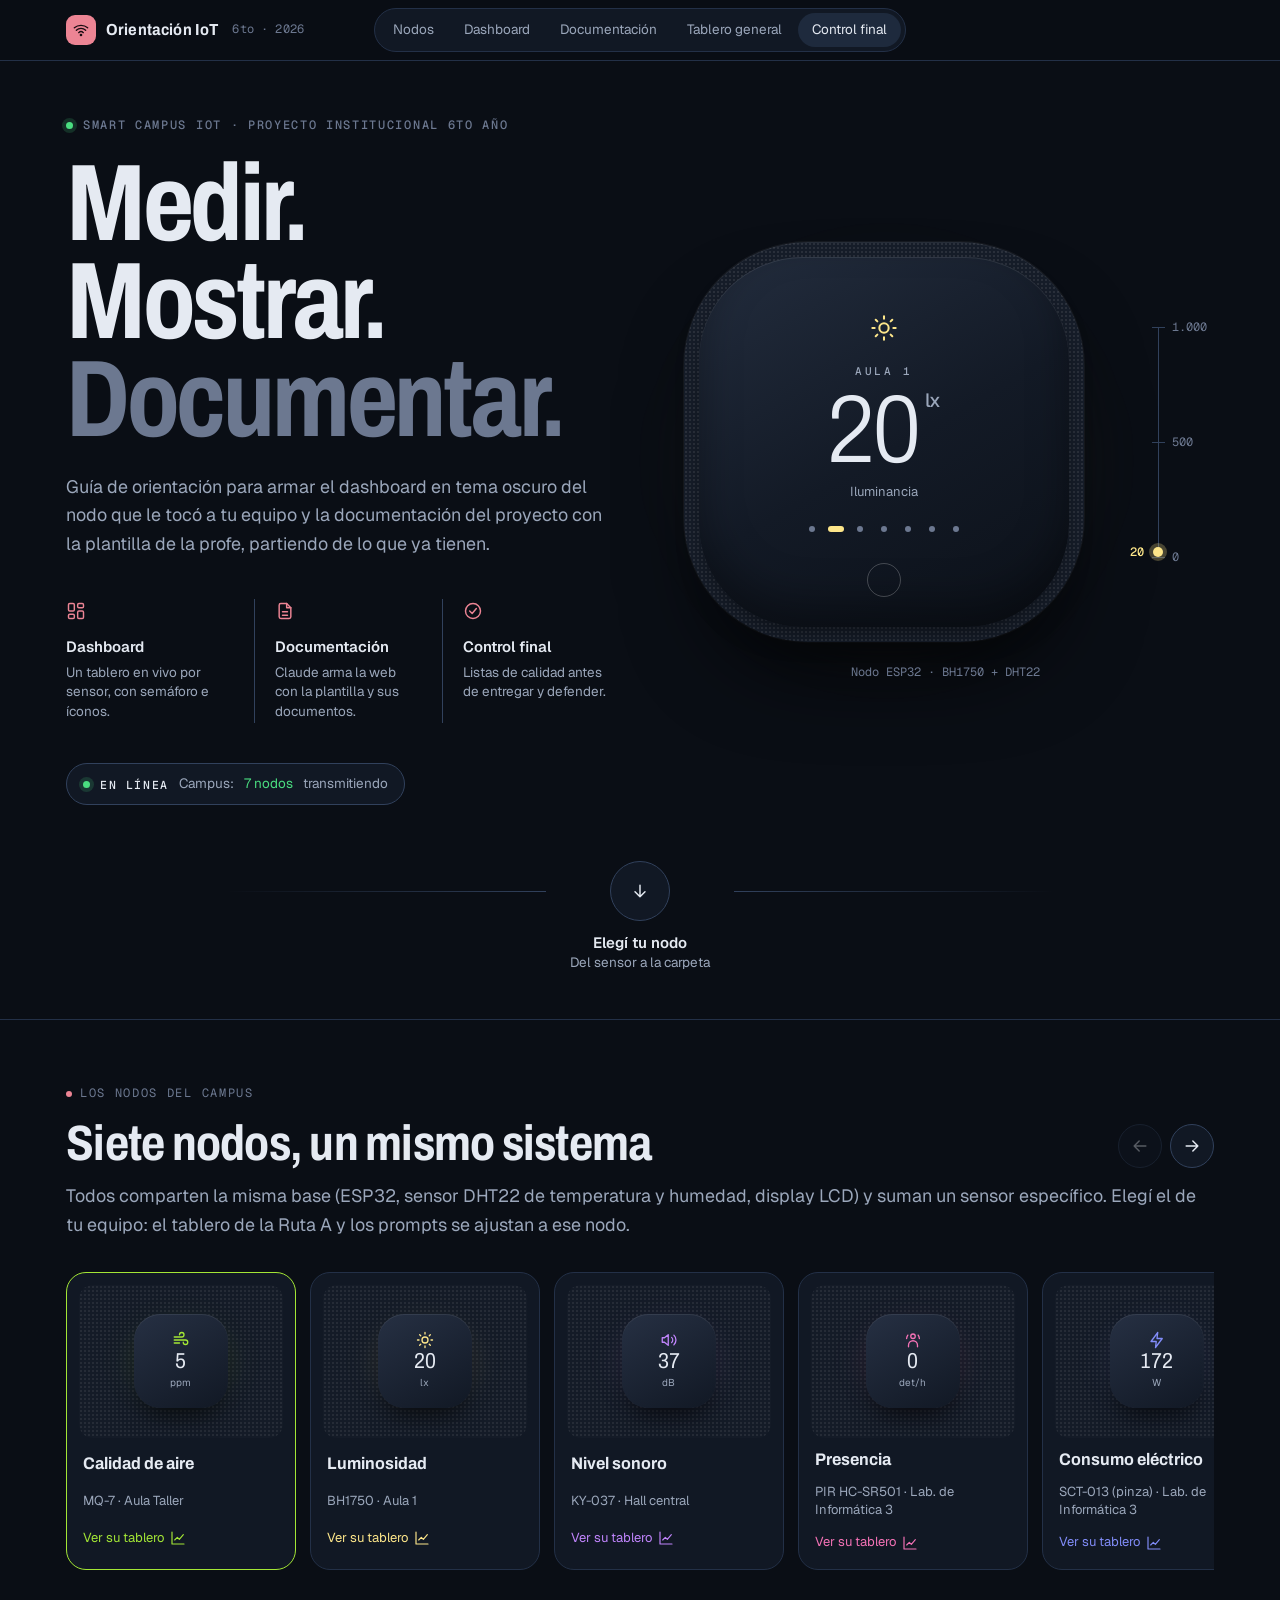
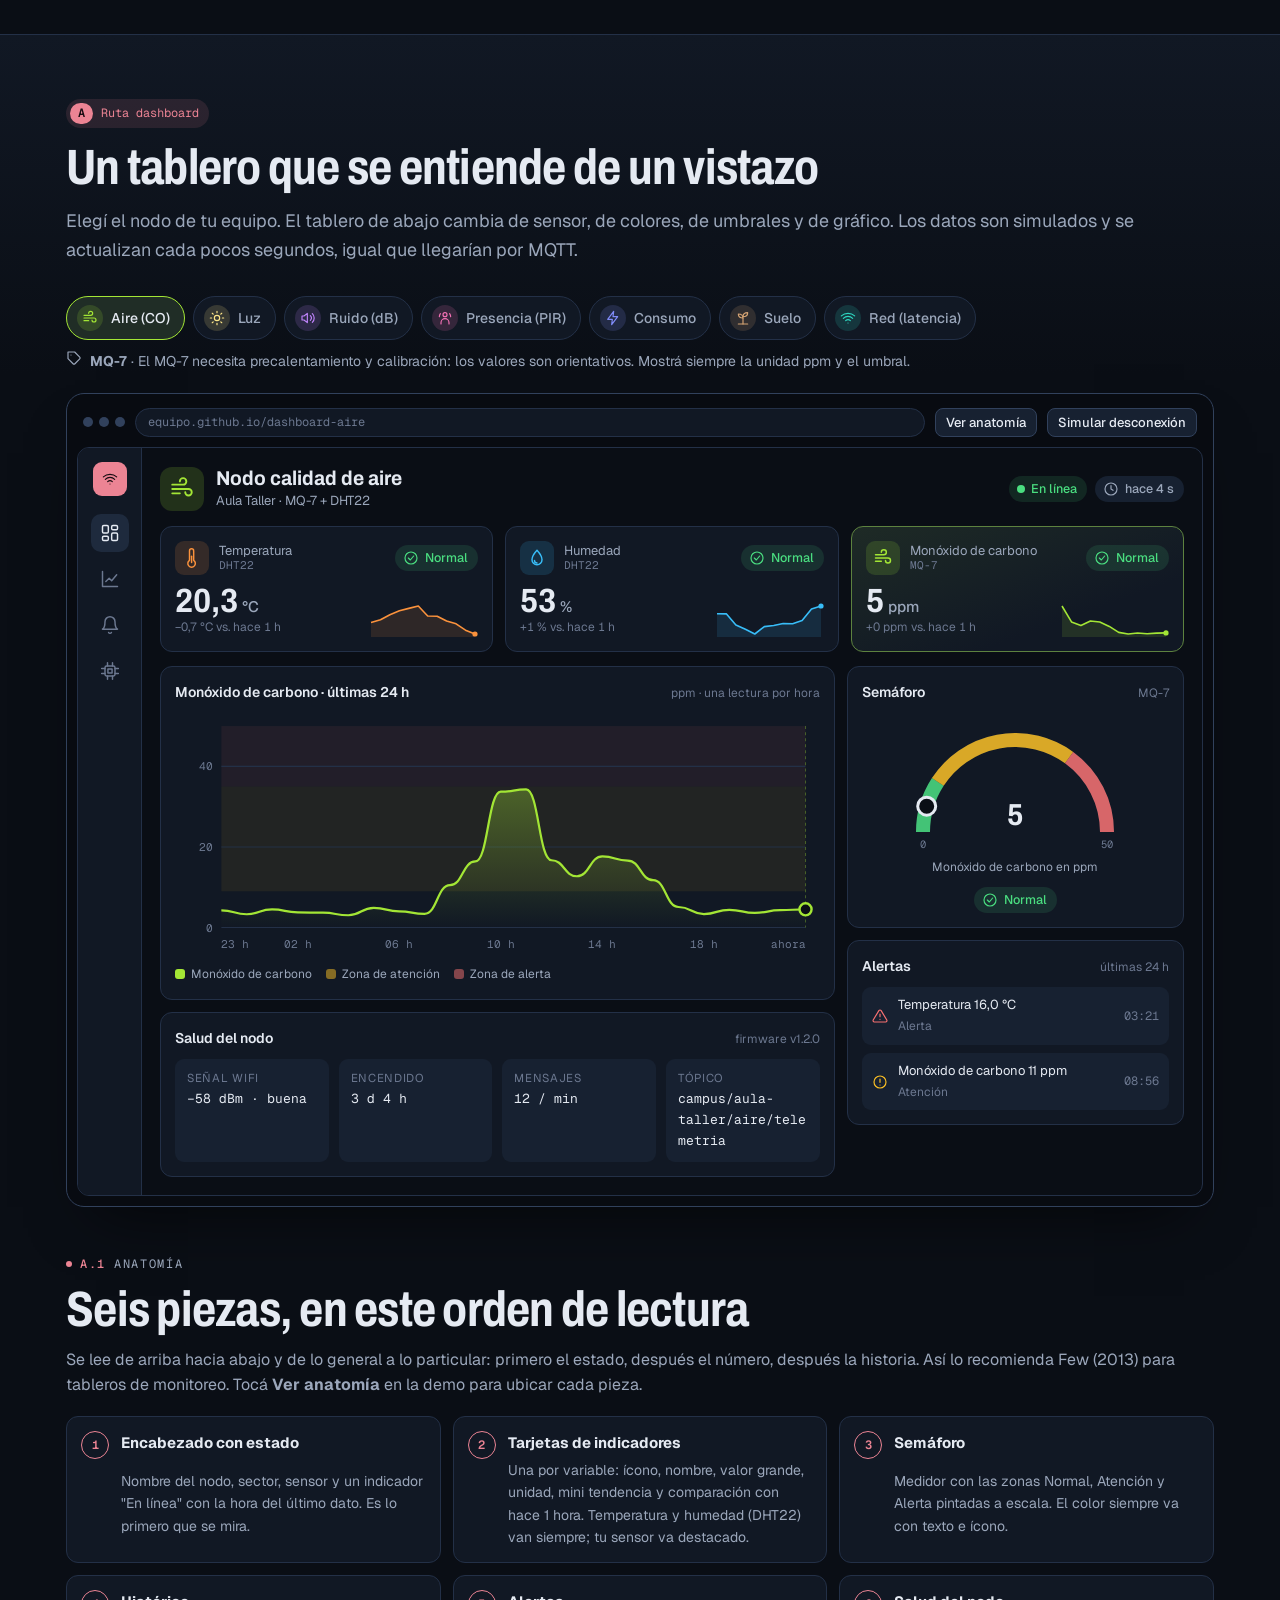
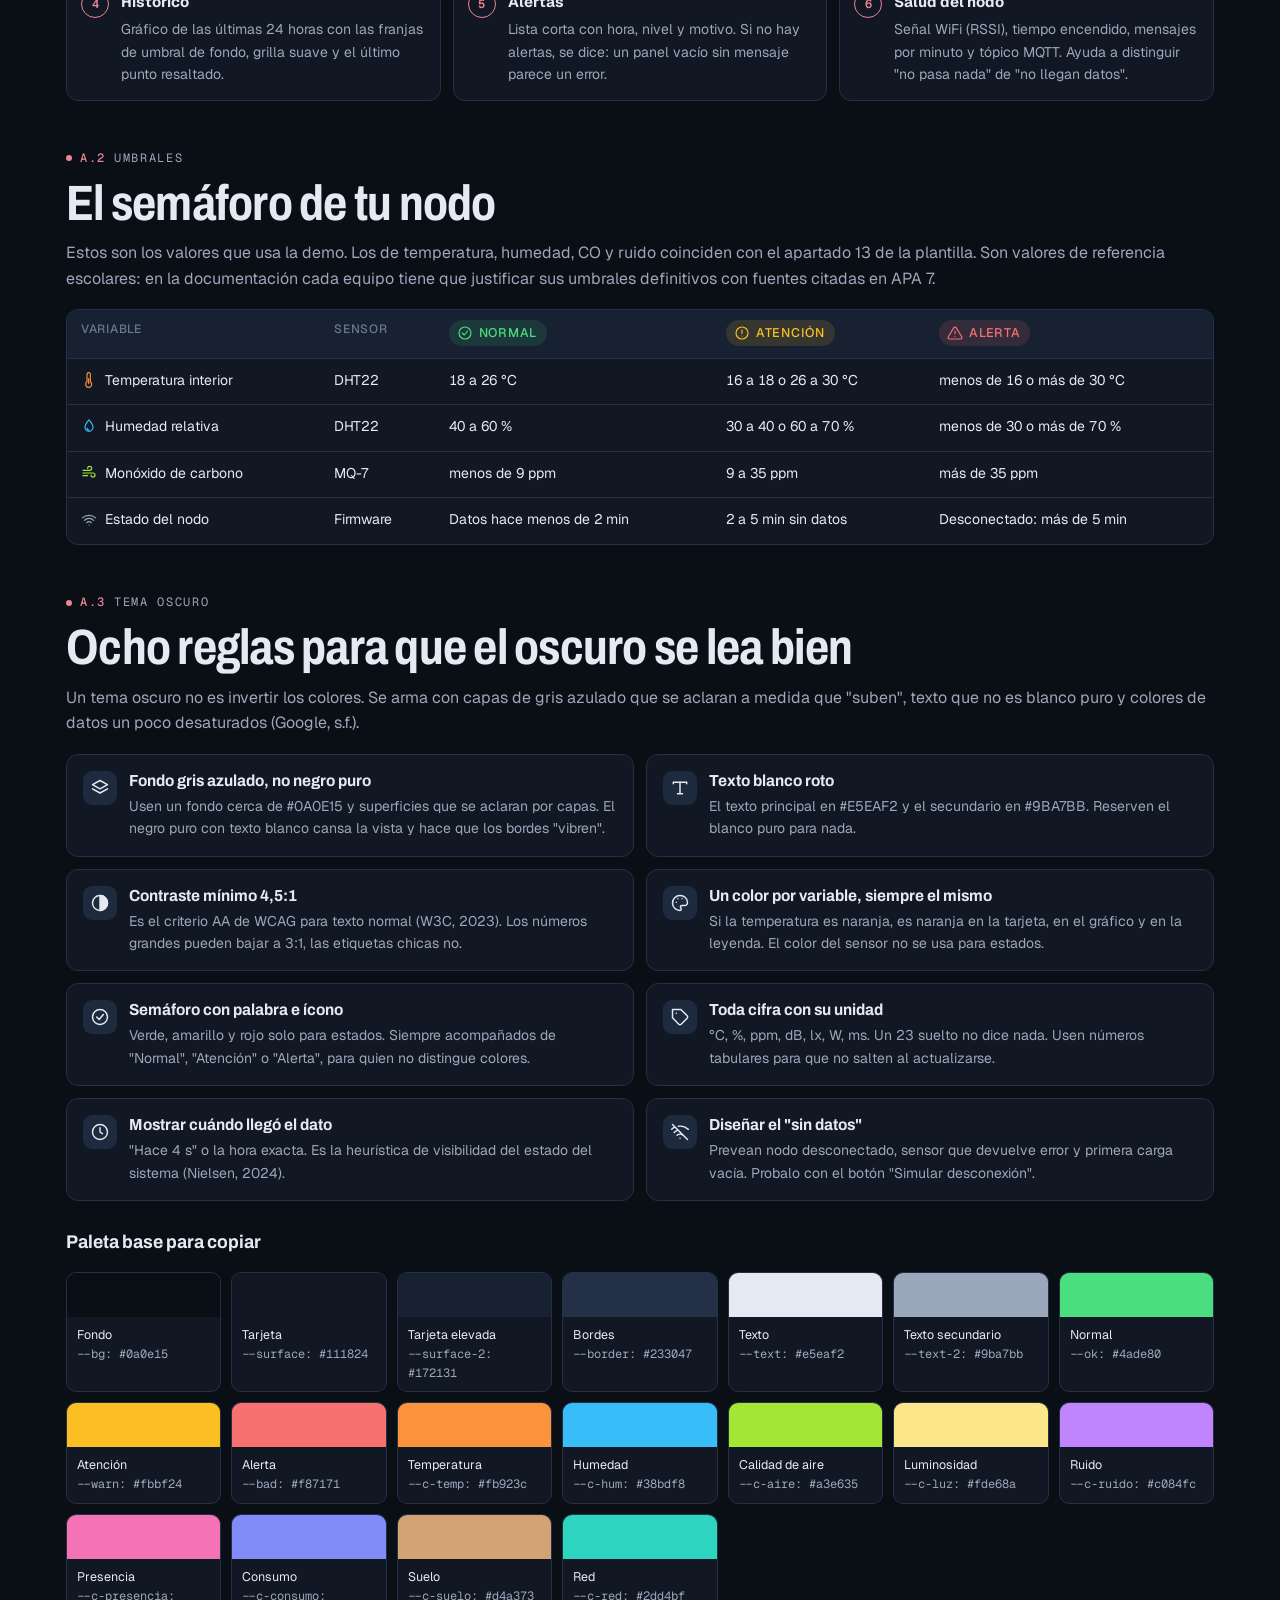
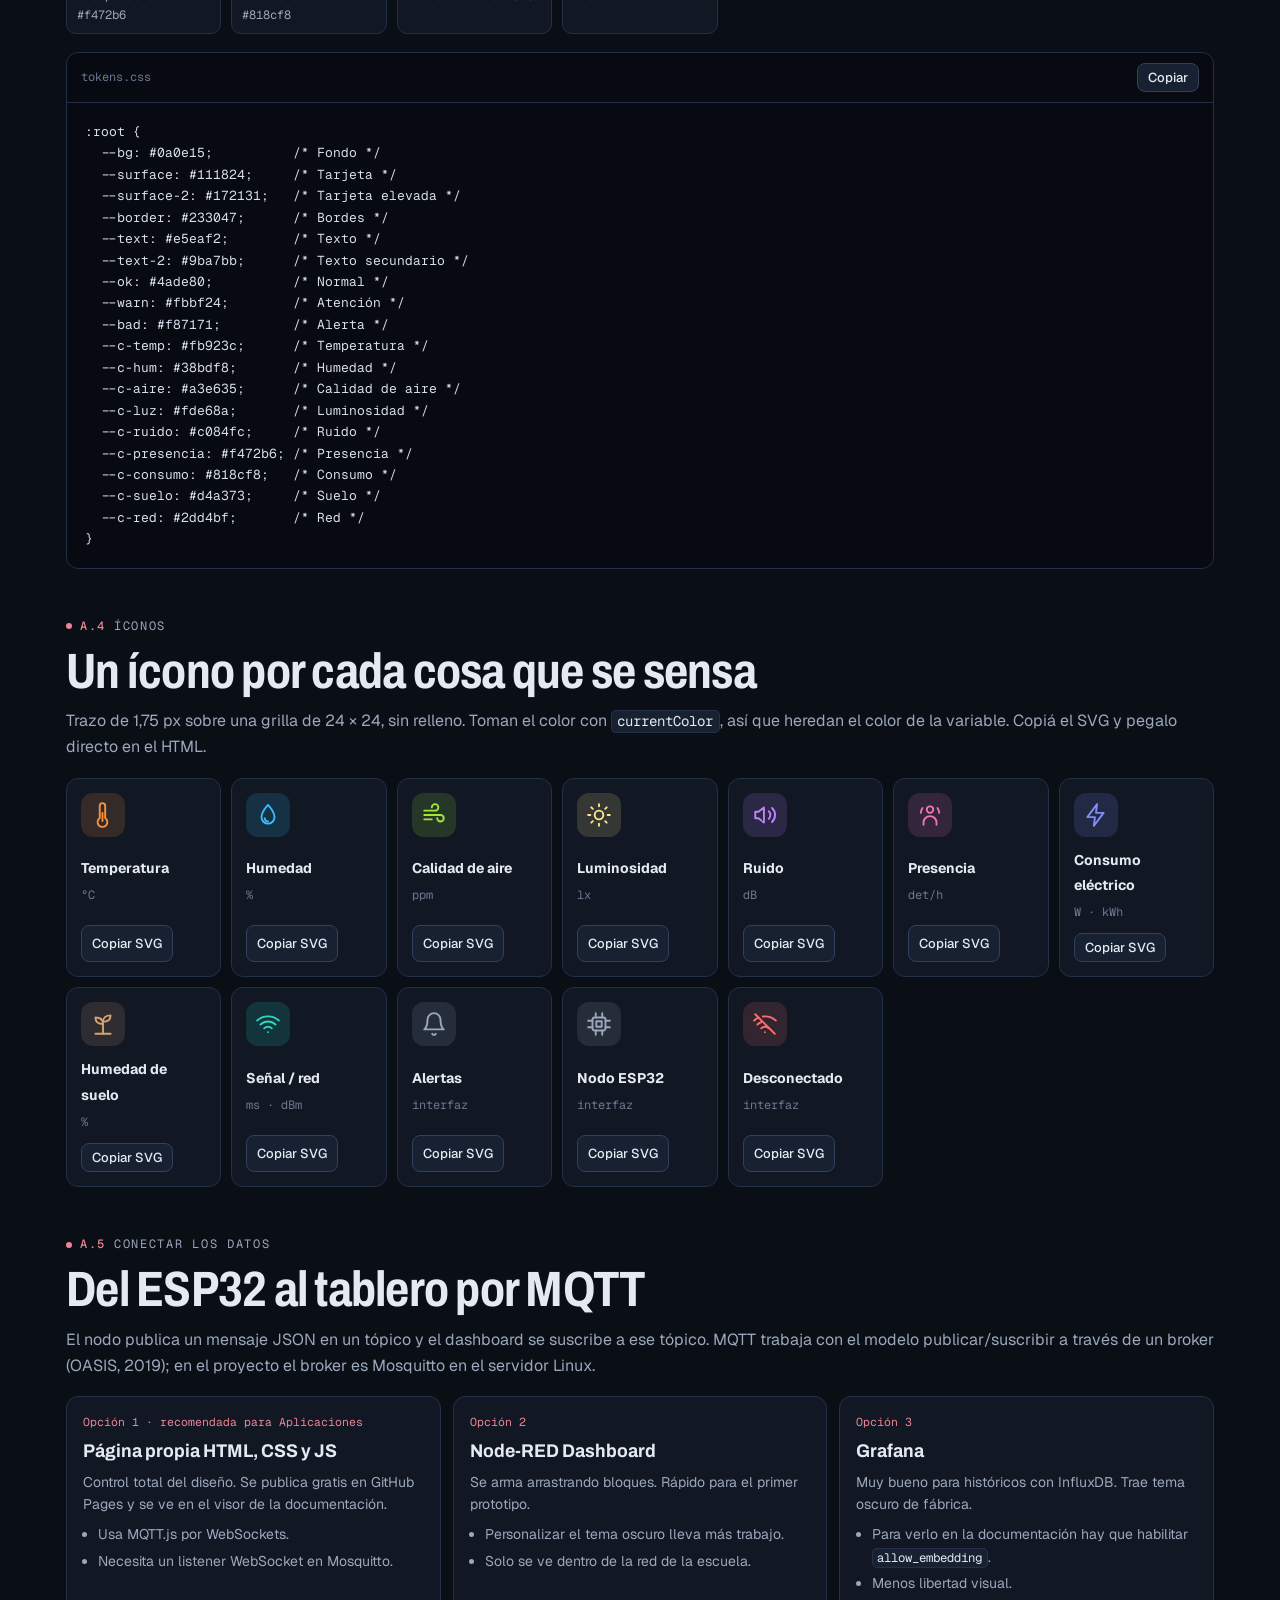
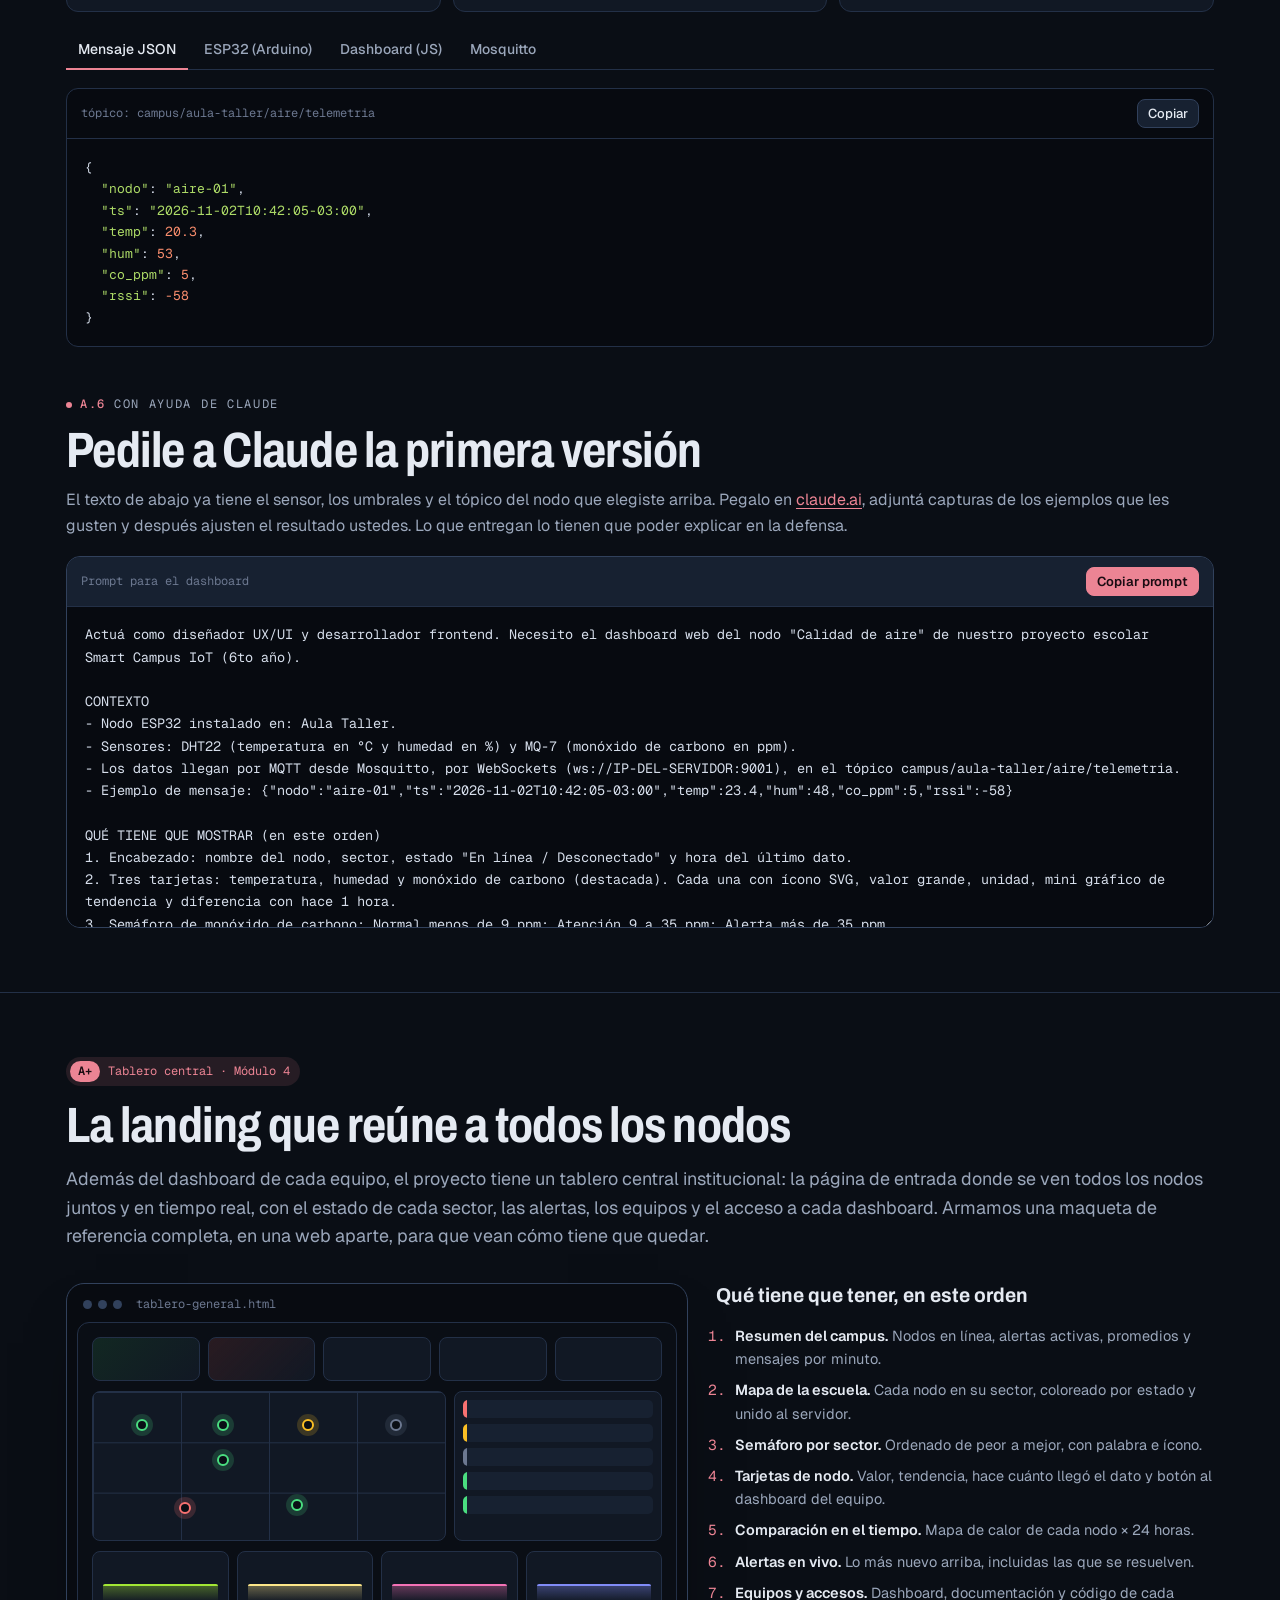
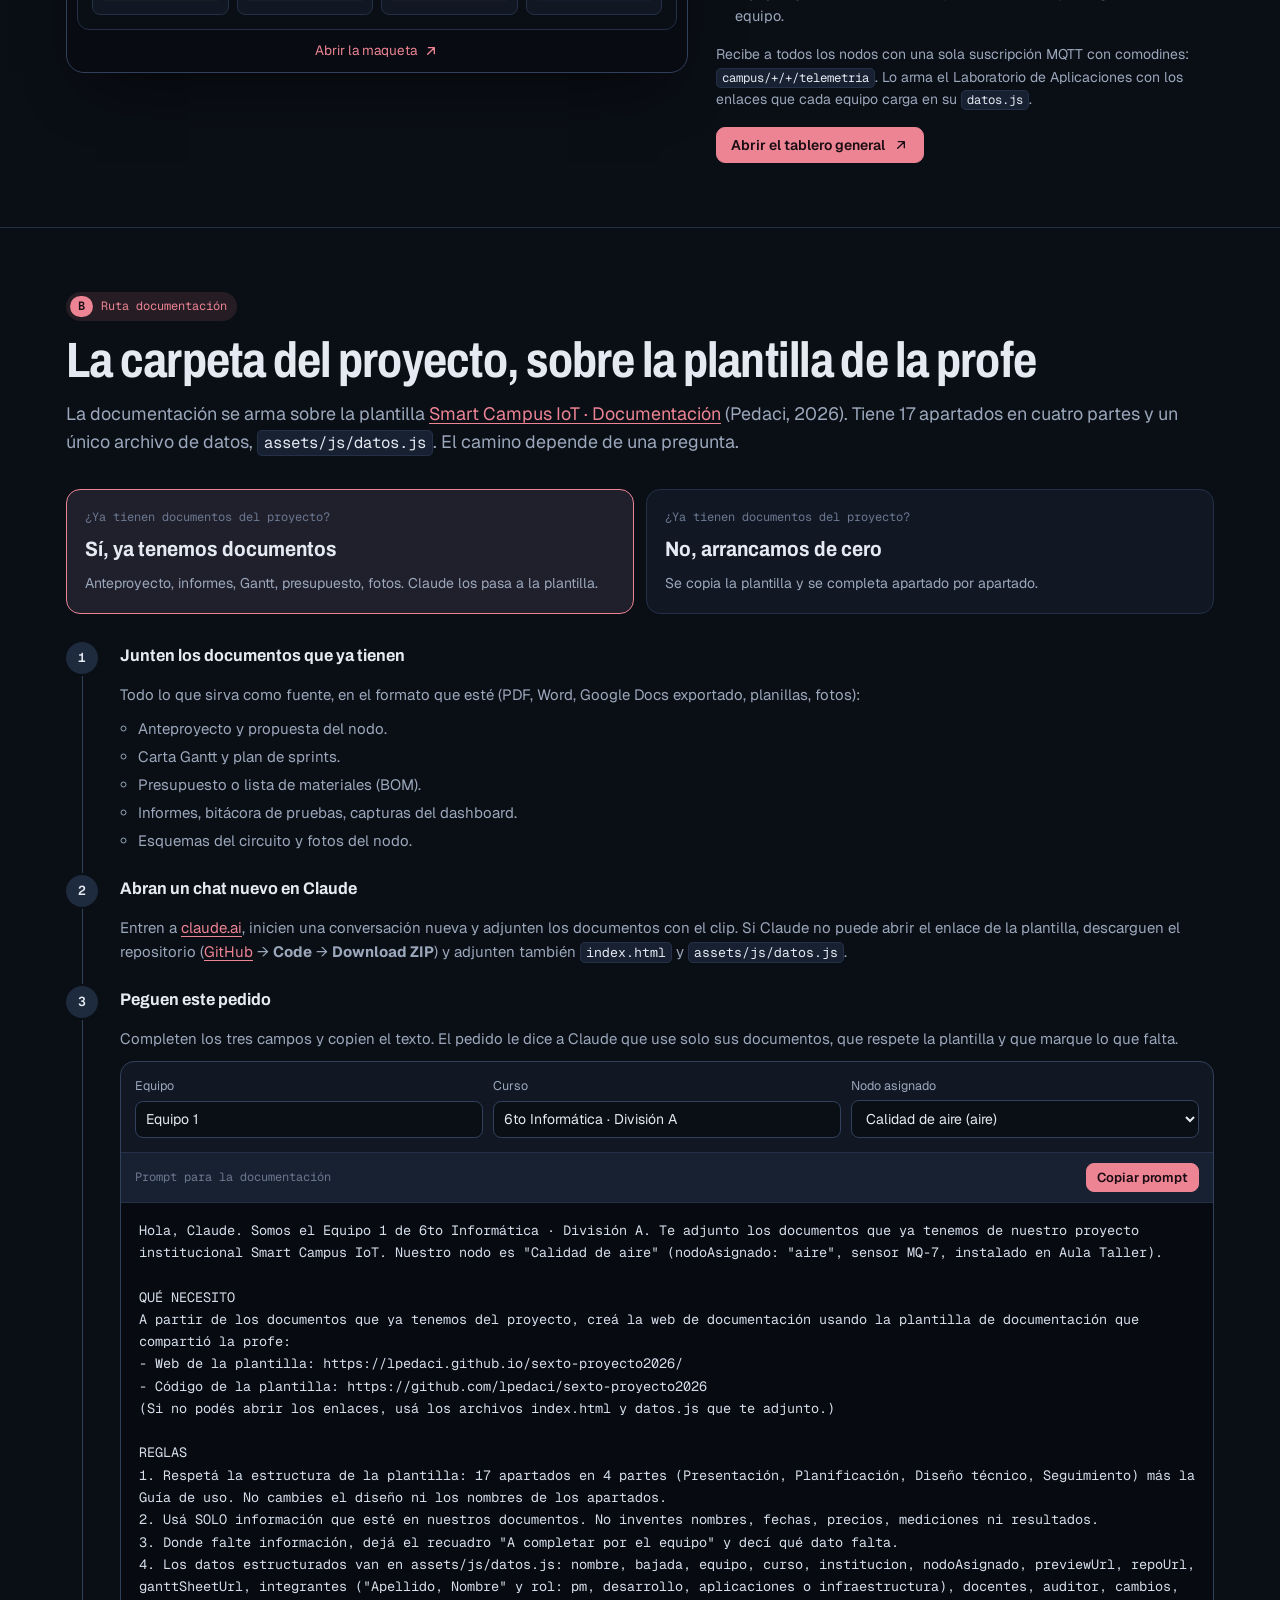
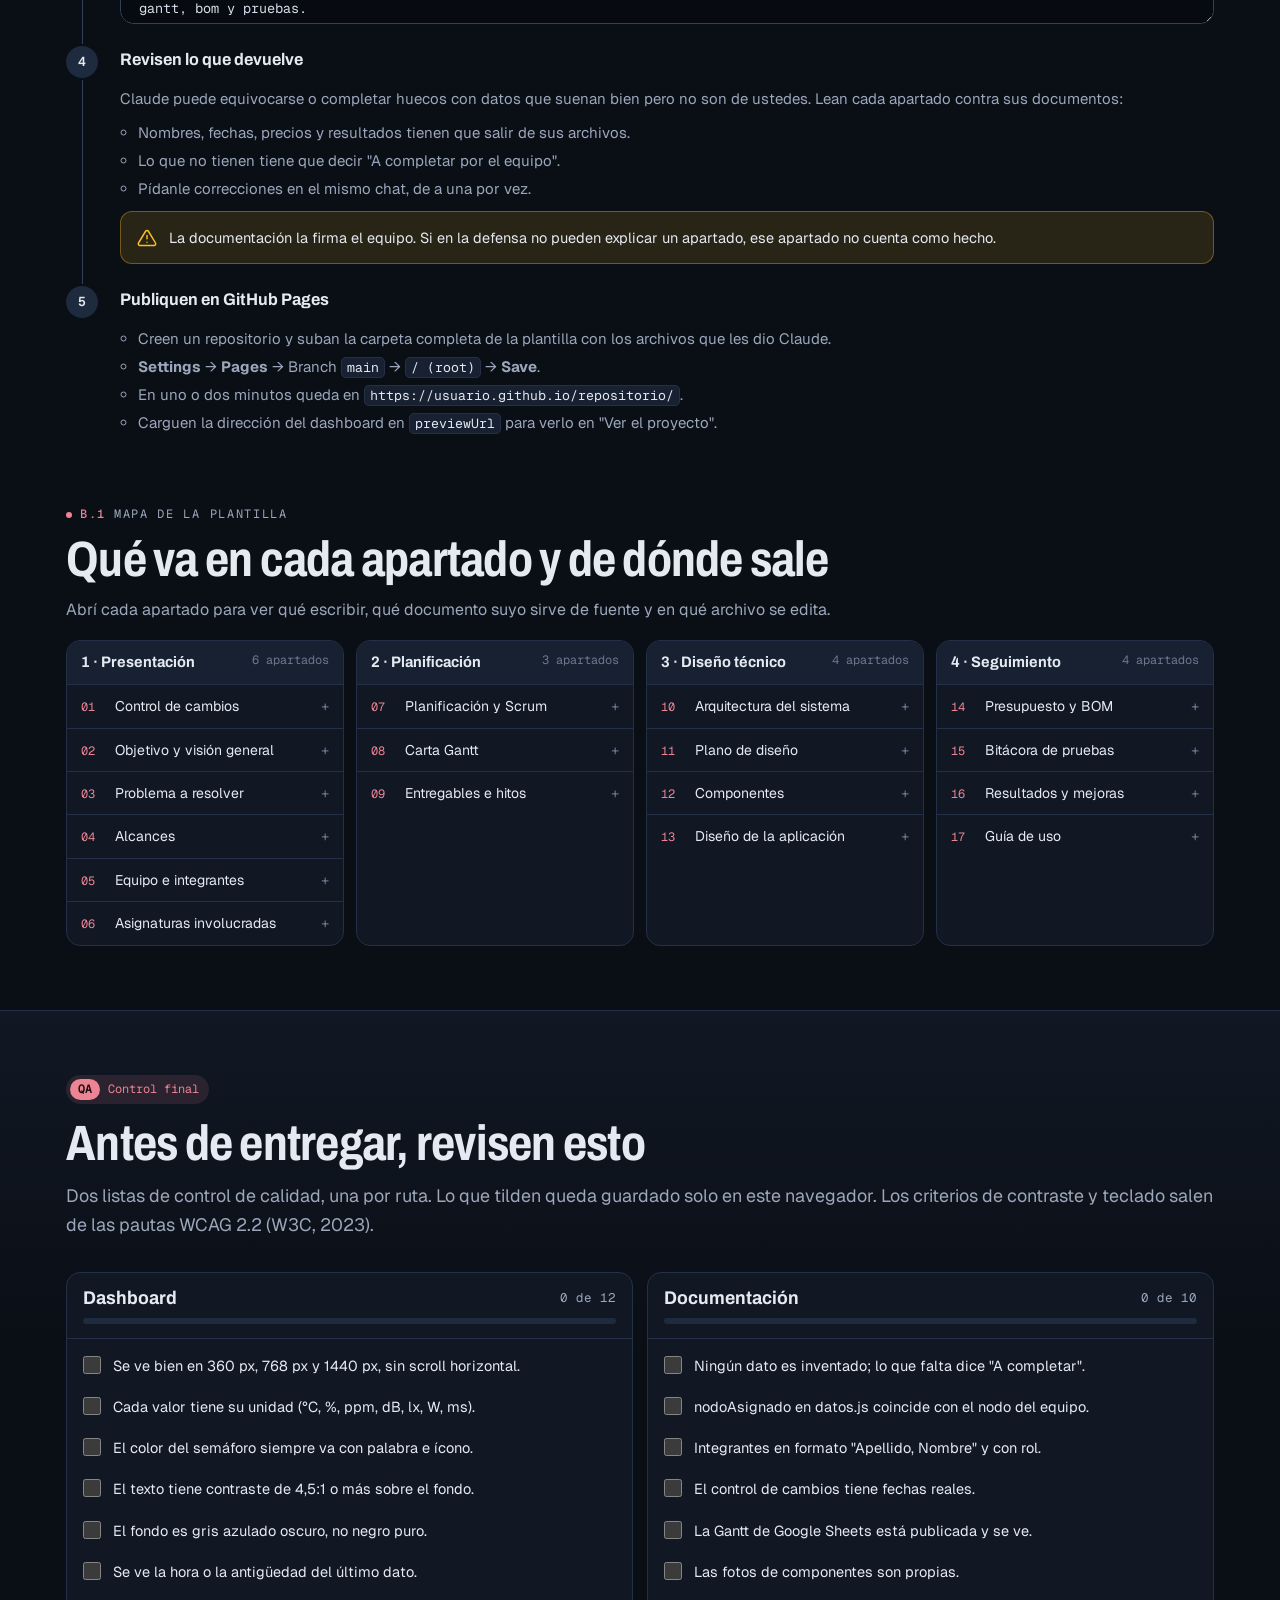
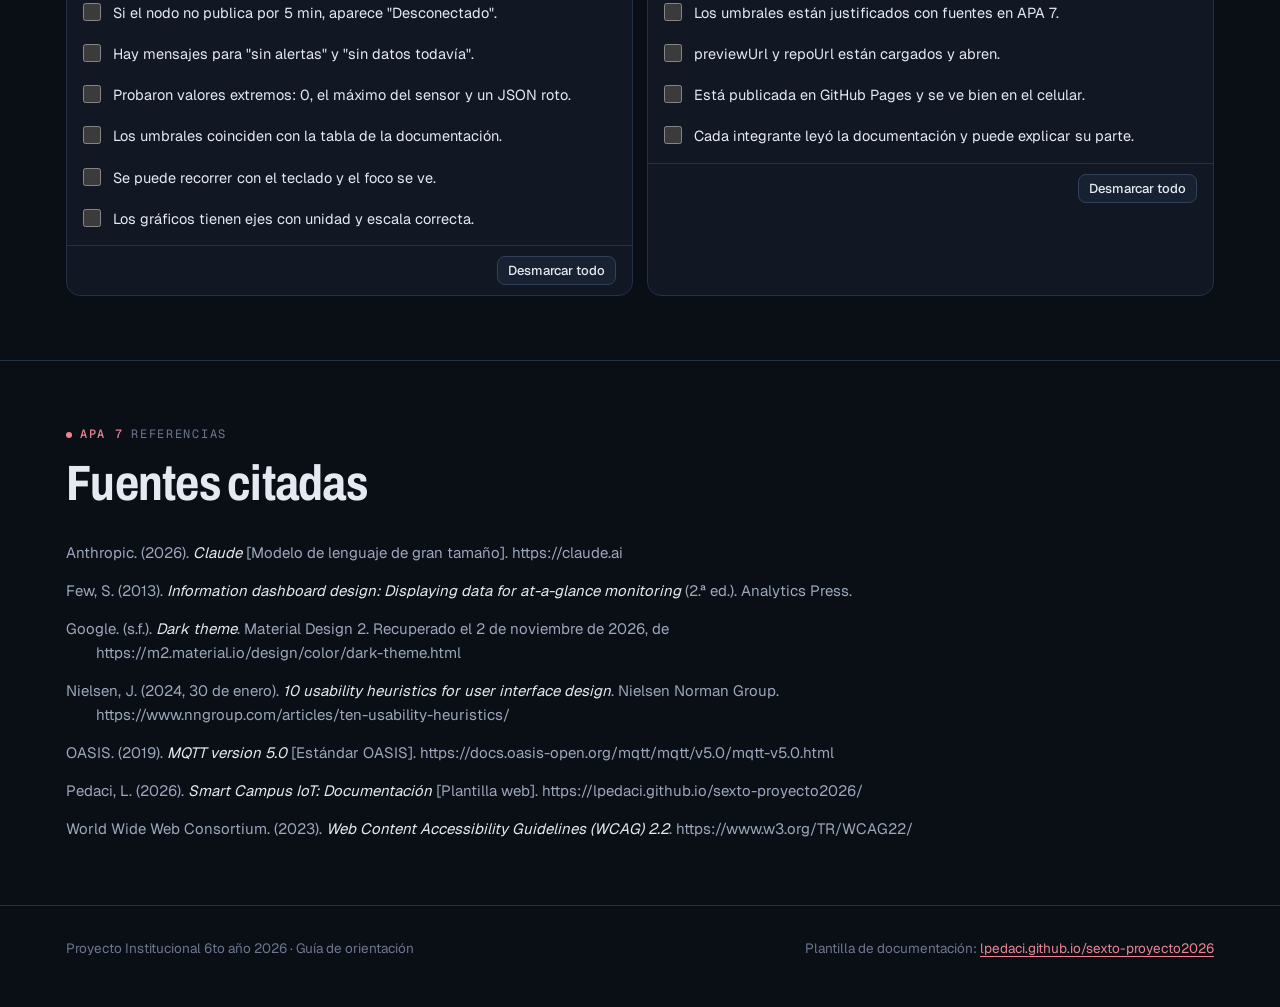
<file: index.html>
<!doctype html>
<html lang="es">
<head>
<meta charset="utf-8">
<meta name="viewport" content="width=device-width, initial-scale=1, viewport-fit=cover">
<title>Orientación Proyecto IoT</title>
<meta name="description" content="Guía para 6to año: cómo diseñar el dashboard en tema oscuro de cada nodo IoT y cómo armar la documentación del proyecto con la plantilla de la profe.">
<meta name="author" content="Lourdes Pedaci">
<meta name="robots" content="index, follow, max-image-preview:large">
<link rel="canonical" href="https://lpedaci.github.io/sexto-proyecto2026-orientacion/">
<link rel="sitemap" type="application/xml" href="sitemap.xml">

<!-- Íconos -->
<link rel="icon" href="favicon.ico" sizes="48x48">
<link rel="icon" type="image/svg+xml" href="assets/icons/favicon.svg">
<link rel="icon" type="image/png" sizes="32x32" href="assets/icons/favicon-32x32.png">
<link rel="icon" type="image/png" sizes="16x16" href="assets/icons/favicon-16x16.png">
<link rel="apple-touch-icon" sizes="180x180" href="assets/icons/apple-touch-icon.png">
<link rel="manifest" href="site.webmanifest">
<meta name="theme-color" content="#0a0e15">
<meta name="color-scheme" content="dark">

<!-- Tarjetas para redes y mensajería (Open Graph y X) -->
<meta property="og:type" content="website">
<meta property="og:locale" content="es_AR">
<meta property="og:site_name" content="Smart Campus IoT">
<meta property="og:title" content="Orientación Proyecto IoT">
<meta property="og:description" content="Guía para 6to año: cómo diseñar el dashboard en tema oscuro de cada nodo IoT y cómo armar la documentación del proyecto con la plantilla de la profe.">
<meta property="og:url" content="https://lpedaci.github.io/sexto-proyecto2026-orientacion/">
<meta property="og:image" content="https://lpedaci.github.io/sexto-proyecto2026-orientacion/assets/img/og/og-guia.png">
<meta property="og:image:type" content="image/png">
<meta property="og:image:width" content="1200">
<meta property="og:image:height" content="630">
<meta property="og:image:alt" content="Medir. Mostrar. Documentar. Guía de orientación del proyecto Smart Campus IoT, con un nodo ESP32 que muestra una lectura en vivo.">
<meta name="twitter:card" content="summary_large_image">
<meta name="twitter:title" content="Orientación Proyecto IoT">
<meta name="twitter:description" content="Guía para 6to año: cómo diseñar el dashboard en tema oscuro de cada nodo IoT y cómo armar la documentación del proyecto con la plantilla de la profe.">
<meta name="twitter:image" content="https://lpedaci.github.io/sexto-proyecto2026-orientacion/assets/img/og/og-guia.png">
<meta name="twitter:image:alt" content="Medir. Mostrar. Documentar. Guía de orientación del proyecto Smart Campus IoT, con un nodo ESP32 que muestra una lectura en vivo.">

<!-- Datos estructurados para buscadores -->
<script type="application/ld+json">
{
  "@context": "https://schema.org",
  "@graph": [
    {
      "@type": "WebSite",
      "@id": "https://lpedaci.github.io/sexto-proyecto2026-orientacion/#sitio",
      "url": "https://lpedaci.github.io/sexto-proyecto2026-orientacion/",
      "name": "Orientación Proyecto IoT",
      "inLanguage": "es",
      "publisher": {
        "@type": "EducationalOrganization",
        "name": "Instituto Leonardo Murialdo"
      }
    },
    {
      "@type": "LearningResource",
      "@id": "https://lpedaci.github.io/sexto-proyecto2026-orientacion/#guia",
      "url": "https://lpedaci.github.io/sexto-proyecto2026-orientacion/",
      "name": "Orientación Proyecto IoT",
      "description": "Guía para 6to año: cómo diseñar el dashboard en tema oscuro de cada nodo IoT y cómo armar la documentación del proyecto con la plantilla de la profe.",
      "inLanguage": "es",
      "isPartOf": {
        "@id": "https://lpedaci.github.io/sexto-proyecto2026-orientacion/#sitio"
      },
      "learningResourceType": "Guía",
      "educationalLevel": "6to año",
      "audience": {
        "@type": "EducationalAudience",
        "educationalRole": "student"
      },
      "isAccessibleForFree": true,
      "author": {
        "@type": "Person",
        "name": "Lourdes Pedaci"
      },
      "sourceOrganization": {
        "@type": "EducationalOrganization",
        "name": "Instituto Leonardo Murialdo"
      },
      "image": "https://lpedaci.github.io/sexto-proyecto2026-orientacion/assets/img/og/og-guia.png"
    }
  ]
}
</script>

<!-- Tipografías y estilos -->
<link rel="preconnect" href="https://fonts.googleapis.com">
<link rel="preconnect" href="https://fonts.gstatic.com" crossorigin>
<link rel="stylesheet" href="https://fonts.googleapis.com/css2?family=Archivo:wdth,wght@75..125,300..800&family=Geist:wght@400;500;600&family=Geist+Mono:wght@400;500&display=swap">
<link rel="stylesheet" href="assets/css/tokens.css">
<link rel="stylesheet" href="assets/css/base.css">
<link rel="stylesheet" href="assets/css/guia.css">
</head>
<body>

<header class="top">
  <div class="wrap">
    <a class="brand" href="#inicio">
      <span class="brand-mark"><svg class="ic-sm" viewBox="0 0 24 24" fill="none" stroke="currentColor" stroke-width="2" stroke-linecap="round" stroke-linejoin="round" aria-hidden="true"><path d="M2 8.8a15 15 0 0 1 20 0"/><path d="M5 12.5a10 10 0 0 1 14 0"/><path d="M8.5 16a5 5 0 0 1 7 0"/><circle cx="12" cy="19.5" r="1" fill="currentColor"/></svg></span>
      <span class="bt">Orientación IoT</span> <small>6to · 2026</small>
    </a>
    <nav aria-label="Secciones">
      <a class="opt" href="#nodos">Nodos</a>
      <a href="#dashboard">Dashboard</a>
      <a href="#documentacion">Documentación</a>
      <a href="tablero-general.html">Tablero general</a>
      <a class="opt" href="#control">Control final</a>
    </nav>
  </div>
</header>

<nav class="sidenav" id="sidenav" aria-label="Índice de la guía">
  <div class="sn-top"><p class="eyebrow">Recorrido de la guía</p><div class="sn-prog" aria-hidden="true"><i id="snProg"></i></div></div>
  <div class="sn-group">
    <a class="sn-g" href="#nodos"><span class="tag">0</span>Los nodos</a>
  </div>
  <div class="sn-group">
    <a class="sn-g" href="#dashboard"><span class="tag">A</span>Dashboard del nodo</a>
    <a class="sn-s" href="#dashboard">Demo en vivo</a>
    <a class="sn-s" href="#anatomia">Anatomía</a>
    <a class="sn-s" href="#umbrales">Umbrales</a>
    <a class="sn-s" href="#tema-oscuro">Tema oscuro</a>
    <a class="sn-s" href="#iconos">Íconos</a>
    <a class="sn-s" href="#datos">Conectar por MQTT</a>
    <a class="sn-s" href="#prompt-dashboard">Prompt para Claude</a>
  </div>
  <div class="sn-group">
    <a class="sn-g" href="#tablero-general"><span class="tag">A+</span>Tablero central</a>
    <a class="sn-ext" href="tablero-general.html">Abrir la maqueta <svg class="ic-sm" viewBox="0 0 24 24" fill="none" stroke="currentColor" stroke-width="2" stroke-linecap="round" stroke-linejoin="round" aria-hidden="true"><path d="M7 17 17 7M8 7h9v9"/></svg></a>
  </div>
  <div class="sn-group">
    <a class="sn-g" href="#documentacion"><span class="tag">B</span>Documentación</a>
    <a class="sn-s" href="#documentacion">¿Ya tienen documentos?</a>
    <a class="sn-s" href="#mapa">Mapa de la plantilla</a>
  </div>
  <div class="sn-group">
    <a class="sn-g" href="#control"><span class="tag">QA</span>Control final</a>
    <a class="sn-g" href="#referencias"><span class="tag">APA</span>Referencias</a>
  </div>
</nav>
<button class="sn-fab" id="snFab" type="button" aria-controls="sidenav" aria-expanded="false"><svg class="ic" viewBox="0 0 24 24" fill="none" stroke="currentColor" stroke-width="1.75" stroke-linecap="round" aria-hidden="true"><path d="M4 6h16M4 12h10M4 18h13"/></svg>Índice <b id="snFabSec">0</b></button>

<main id="inicio">
  <!-- ======================= HERO ======================= -->
  <section class="hero">
    <div class="wrap hero-grid">
      <div>
        <p class="status-eyebrow"><span class="sig"></span><span>Smart Campus IoT · Proyecto institucional 6to año</span></p>
        <h1 class="mega">Medir.<br>Mostrar.<br><span>Documentar.</span></h1>
        <p class="lead">Guía de orientación para armar el dashboard en tema oscuro del nodo que le tocó a tu equipo y la documentación del proyecto con la plantilla de la profe, partiendo de lo que ya tienen.</p>
        <div class="feats">
          <a class="feat" href="#dashboard"><span class="fi" id="featA"></span><strong>Dashboard</strong><span>Un tablero en vivo por sensor, con semáforo e íconos.</span></a>
          <a class="feat" href="#documentacion"><span class="fi" id="featB"></span><strong>Documentación</strong><span>Claude arma la web con la plantilla y sus documentos.</span></a>
          <a class="feat" href="#control"><span class="fi" id="featC"></span><strong>Control final</strong><span>Listas de calidad antes de entregar y defender.</span></a>
        </div>
        <div class="hero-foot">
          <span class="status-pill"><span class="sig"></span><b>EN LÍNEA</b>Campus: <em>7 nodos</em> transmitiendo</span>
        </div>
      </div>
      <div class="stage" id="stage">
        <div class="device" role="group" aria-label="Nodo de ejemplo con lectura en vivo">
          <div class="device-face">
            <span class="dv-ico" id="dvIco"></span>
            <span class="dv-place" id="dvPlace">Laboratorio</span>
            <span class="dv-val" id="dvVal" aria-live="polite">13<sup>ppm</sup></span>
            <span class="dv-var" id="dvVar">Monóxido de carbono</span>
            <span class="dv-dots" id="dvDots"></span>
            <span class="dv-ring" aria-hidden="true"></span>
          </div>
        </div>
        <div class="scale" id="dvScale" aria-hidden="true"></div>
        <p class="dv-cap" id="dvCap">Nodo ESP32</p>
      </div>
    </div>
    <div class="wrap">
      <a class="hero-cta" href="#nodos"><span class="round"><svg class="ic" viewBox="0 0 24 24" fill="none" stroke="currentColor" stroke-width="1.75" stroke-linecap="round" stroke-linejoin="round" aria-hidden="true"><path d="M12 5v14M6 13l6 6 6-6"/></svg></span><span class="lbl">Elegí tu nodo<small>Del sensor a la carpeta</small></span></a>
    </div>
  </section>

  <!-- ======================= NODOS ======================= -->
  <section class="band" id="nodos">
    <div class="wrap">
      <div class="sec-head">
        <p class="eyebrow">Los nodos del campus</p>
        <div class="rail-head">
          <h2>Siete nodos, un mismo sistema</h2>
          <div class="rail-nav"><button type="button" id="railPrev" aria-label="Nodos anteriores"><svg class="ic" viewBox="0 0 24 24" fill="none" stroke="currentColor" stroke-width="1.75" stroke-linecap="round" stroke-linejoin="round" aria-hidden="true"><path d="M19 12H5M11 6l-6 6 6 6"/></svg></button><button type="button" id="railNext" aria-label="Nodos siguientes"><svg class="ic" viewBox="0 0 24 24" fill="none" stroke="currentColor" stroke-width="1.75" stroke-linecap="round" stroke-linejoin="round" aria-hidden="true"><path d="M5 12h14M13 6l6 6-6 6"/></svg></button></div>
        </div>
        <p class="lead">Todos comparten la misma base (ESP32, sensor DHT22 de temperatura y humedad, display LCD) y suman un sensor específico. Elegí el de tu equipo: el tablero de la Ruta A y los prompts se ajustan a ese nodo.</p>
      </div>
      <div class="rail" id="rail"></div>
    </div>
  </section>

  <!-- ======================= RUTA A ======================= -->
  <section class="band alt" id="dashboard">
    <div class="wrap">
      <div class="sec-head">
        <span class="route-label"><b>A</b> Ruta dashboard</span>
        <h2>Un tablero que se entiende de un vistazo</h2>
        <p class="lead">Elegí el nodo de tu equipo. El tablero de abajo cambia de sensor, de colores, de umbrales y de gráfico. Los datos son simulados y se actualizan cada pocos segundos, igual que llegarían por MQTT.</p>
      </div>

      <div class="picker" id="picker" role="group" aria-label="Elegí tu nodo"></div>
      <p class="picker-note" id="pickerNote"></p>

      <!-- Demo -->
      <div class="demo-shell">
        <div class="demo-bar">
          <span class="lights" aria-hidden="true"><i></i><i></i><i></i></span>
          <span class="url" id="demoUrl">equipo.github.io/dashboard</span>
          <button class="btn sm" id="btnAnat" aria-pressed="false" type="button">Ver anatomía</button>
          <button class="btn sm" id="btnOff" aria-pressed="false" type="button">Simular desconexión</button>
        </div>
        <div class="dash" id="dash" aria-live="off">
          <aside class="dash-side" aria-hidden="true" id="dashSide"></aside>
          <div class="dash-main">
            <div class="d-head" data-anat>
              <span class="anat">1</span>
              <div class="d-title"><span class="big-ico" id="dIco"></span><div><h3 id="dTitle">Nodo</h3><p id="dSub">Lugar</p></div></div>
              <div class="d-meta" id="dMeta"></div>
            </div>
            <div class="offline-banner" id="offBanner" hidden>
              <svg class="ic" viewBox="0 0 24 24" fill="none" stroke="currentColor" stroke-width="1.75" stroke-linecap="round" aria-hidden="true"><path d="M2 8.8a15 15 0 0 1 4.2-2.9M10 5.1A15 15 0 0 1 22 8.8M5 12.5a10 10 0 0 1 3.5-2.2M15.5 10.2A10 10 0 0 1 19 12.5M8.5 16a5 5 0 0 1 7 0M3 3l18 18"/></svg>
              <span><b>Nodo desconectado.</b> Sin datos hace 6 min. Los valores que ves son los últimos recibidos, no los actuales.</span>
            </div>
            <div class="kpis" id="kpis" data-anat><span class="anat">2</span></div>
            <div class="d-grid">
              <div class="side-col">
              <div class="panel" data-anat>
                <span class="anat">4</span>
                <div class="panel-h"><h4 id="chartTitle">Histórico 24 h</h4><span id="chartSub"></span></div>
                <div class="chart" id="chart"></div>
                <div class="legend" id="chartLegend"></div>
              </div>
              <div class="panel" data-anat>
                <span class="anat">6</span>
                <div class="panel-h"><h4>Salud del nodo</h4><span id="healthSub"></span></div>
                <dl class="health" id="health"></dl>
              </div>
              </div>
              <div class="side-col">
                <div class="panel" data-anat>
                  <span class="anat">3</span>
                  <div class="panel-h"><h4>Semáforo</h4><span id="gaugeSub"></span></div>
                  <div class="gauge" id="gauge"></div>
                </div>
                <div class="panel" data-anat>
                  <span class="anat">5</span>
                  <div class="panel-h"><h4>Alertas</h4><span>últimas 24 h</span></div>
                  <ul class="alerts" id="alerts"></ul>
                </div>
              </div>
            </div>
          </div>
        </div>
      </div>

      <!-- Anatomía -->
      <div class="sub" id="anatomia">
        <header>
          <p class="eyebrow"><b>A.1</b> Anatomía</p>
          <h2>Seis piezas, en este orden de lectura</h2>
          <p>Se lee de arriba hacia abajo y de lo general a lo particular: primero el estado, después el número, después la historia. Así lo recomienda Few (2013) para tableros de monitoreo. Tocá <b>Ver anatomía</b> en la demo para ubicar cada pieza.</p>
        </header>
        <ol class="anat-list">
          <li><strong>Encabezado con estado</strong><span>Nombre del nodo, sector, sensor y un indicador "En línea" con la hora del último dato. Es lo primero que se mira.</span></li>
          <li><strong>Tarjetas de indicadores</strong><span>Una por variable: ícono, nombre, valor grande, unidad, mini tendencia y comparación con hace 1 hora. Temperatura y humedad (DHT22) van siempre; tu sensor va destacado.</span></li>
          <li><strong>Semáforo</strong><span>Medidor con las zonas Normal, Atención y Alerta pintadas a escala. El color siempre va con texto e ícono.</span></li>
          <li><strong>Histórico</strong><span>Gráfico de las últimas 24 horas con las franjas de umbral de fondo, grilla suave y el último punto resaltado.</span></li>
          <li><strong>Alertas</strong><span>Lista corta con hora, nivel y motivo. Si no hay alertas, se dice: un panel vacío sin mensaje parece un error.</span></li>
          <li><strong>Salud del nodo</strong><span>Señal WiFi (RSSI), tiempo encendido, mensajes por minuto y tópico MQTT. Ayuda a distinguir "no pasa nada" de "no llegan datos".</span></li>
        </ol>
      </div>

      <!-- Umbrales -->
      <div class="sub" id="umbrales">
        <header>
          <p class="eyebrow"><b>A.2</b> Umbrales</p>
          <h2>El semáforo de tu nodo</h2>
          <p>Estos son los valores que usa la demo. Los de temperatura, humedad, CO y ruido coinciden con el apartado 13 de la plantilla. Son valores de referencia escolares: en la documentación cada equipo tiene que justificar sus umbrales definitivos con fuentes citadas en APA 7.</p>
        </header>
        <div class="table-wrap"><table id="tablaUmbrales"></table></div>
      </div>

      <!-- Reglas tema oscuro -->
      <div class="sub" id="tema-oscuro">
        <header>
          <p class="eyebrow"><b>A.3</b> Tema oscuro</p>
          <h2>Ocho reglas para que el oscuro se lea bien</h2>
          <p>Un tema oscuro no es invertir los colores. Se arma con capas de gris azulado que se aclaran a medida que "suben", texto que no es blanco puro y colores de datos un poco desaturados (Google, s.f.).</p>
        </header>
        <div class="rules" id="rules"></div>
        <h3 class="paleta-titulo">Paleta base para copiar</h3>
        <div class="swatches" id="swatches"></div>
        <div class="code">
          <div class="code-head"><span>tokens.css</span><button class="btn sm copy" data-copy="#tokensCode" type="button">Copiar</button></div>
          <pre id="tokensCode"></pre>
        </div>
      </div>

      <!-- Íconos -->
      <div class="sub" id="iconos">
        <header>
          <p class="eyebrow"><b>A.4</b> Íconos</p>
          <h2>Un ícono por cada cosa que se sensa</h2>
          <p>Trazo de 1,75 px sobre una grilla de 24 × 24, sin relleno. Toman el color con <code>currentColor</code>, así que heredan el color de la variable. Copiá el SVG y pegalo directo en el HTML.</p>
        </header>
        <div class="icons" id="icons"></div>
      </div>

      <!-- Conexión de datos -->
      <div class="sub" id="datos">
        <header>
          <p class="eyebrow"><b>A.5</b> Conectar los datos</p>
          <h2>Del ESP32 al tablero por MQTT</h2>
          <p>El nodo publica un mensaje JSON en un tópico y el dashboard se suscribe a ese tópico. MQTT trabaja con el modelo publicar/suscribir a través de un broker (OASIS, 2019); en el proyecto el broker es Mosquitto en el servidor Linux.</p>
        </header>
        <div class="options">
          <div class="opt-card"><span class="badge">Opción 1 · recomendada para Aplicaciones</span><h3>Página propia HTML, CSS y JS</h3><p>Control total del diseño. Se publica gratis en GitHub Pages y se ve en el visor de la documentación.</p><ul><li>Usa MQTT.js por WebSockets.</li><li>Necesita un listener WebSocket en Mosquitto.</li></ul></div>
          <div class="opt-card"><span class="badge">Opción 2</span><h3>Node-RED Dashboard</h3><p>Se arma arrastrando bloques. Rápido para el primer prototipo.</p><ul><li>Personalizar el tema oscuro lleva más trabajo.</li><li>Solo se ve dentro de la red de la escuela.</li></ul></div>
          <div class="opt-card"><span class="badge">Opción 3</span><h3>Grafana</h3><p>Muy bueno para históricos con InfluxDB. Trae tema oscuro de fábrica.</p><ul><li>Para verlo en la documentación hay que habilitar <code>allow_embedding</code>.</li><li>Menos libertad visual.</li></ul></div>
        </div>
        <div class="tabs" role="tablist" aria-label="Ejemplos de código">
          <button class="tab" role="tab" aria-selected="true" aria-controls="tp-json" id="t-json" type="button">Mensaje JSON</button>
          <button class="tab" role="tab" aria-selected="false" aria-controls="tp-esp" id="t-esp" type="button">ESP32 (Arduino)</button>
          <button class="tab" role="tab" aria-selected="false" aria-controls="tp-web" id="t-web" type="button">Dashboard (JS)</button>
          <button class="tab" role="tab" aria-selected="false" aria-controls="tp-mos" id="t-mos" type="button">Mosquitto</button>
        </div>
        <div class="code" role="tabpanel" id="tp-json" aria-labelledby="t-json"><div class="code-head"><span id="topicLabel">tópico</span><button class="btn sm copy" data-copy="#codeJson" type="button">Copiar</button></div><pre id="codeJson"></pre></div>
        <div class="code" role="tabpanel" id="tp-esp" aria-labelledby="t-esp" hidden><div class="code-head"><span>nodo.ino (fragmento)</span><button class="btn sm copy" data-copy="#codeEsp" type="button">Copiar</button></div><pre id="codeEsp"></pre></div>
        <div class="code" role="tabpanel" id="tp-web" aria-labelledby="t-web" hidden><div class="code-head"><span>app.js</span><button class="btn sm copy" data-copy="#codeWeb" type="button">Copiar</button></div><pre id="codeWeb"></pre></div>
        <div class="code" role="tabpanel" id="tp-mos" aria-labelledby="t-mos" hidden><div class="code-head"><span>/etc/mosquitto/conf.d/websockets.conf</span><button class="btn sm copy" data-copy="#codeMos" type="button">Copiar</button></div><pre id="codeMos"></pre></div>
      </div>

      <!-- Prompt dashboard -->
      <div class="sub" id="prompt-dashboard">
        <header>
          <p class="eyebrow"><b>A.6</b> Con ayuda de Claude</p>
          <h2>Pedile a Claude la primera versión</h2>
          <p>El texto de abajo ya tiene el sensor, los umbrales y el tópico del nodo que elegiste arriba. Pegalo en <a href="https://claude.ai" target="_blank" rel="noopener">claude.ai</a>, adjuntá capturas de los ejemplos que les gusten y después ajusten el resultado ustedes. Lo que entregan lo tienen que poder explicar en la defensa.</p>
        </header>
        <div class="prompt-box">
          <div class="code-head"><span>Prompt para el dashboard</span><span class="code-acciones"><span class="toast" id="toastDash" role="status"></span><button class="btn sm primary" id="copyDash" type="button">Copiar prompt</button></span></div>
          <textarea id="promptDash" spellcheck="false" aria-label="Prompt para el dashboard"></textarea>
        </div>
      </div>
    </div>
  </section>

  <!-- ======================= TABLERO GENERAL ======================= -->
  <section class="band" id="tablero-general">
    <div class="wrap">
      <div class="sec-head">
        <span class="route-label"><b>A+</b> Tablero central · Módulo 4</span>
        <h2>La landing que reúne a todos los nodos</h2>
        <p class="lead">Además del dashboard de cada equipo, el proyecto tiene un tablero central institucional: la página de entrada donde se ven todos los nodos juntos y en tiempo real, con el estado de cada sector, las alertas, los equipos y el acceso a cada dashboard. Armamos una maqueta de referencia completa, en una web aparte, para que vean cómo tiene que quedar.</p>
      </div>
      <div class="tg">
        <a class="tg-prev" href="tablero-general.html" aria-label="Abrir la maqueta del tablero general">
          <span class="tg-bar"><i></i><i></i><i></i><span>tablero-general.html</span></span>
          <span class="tg-body">
            <span class="tg-kpis"><i></i><i></i><i></i><i></i><i></i></span>
            <span class="tg-row">
              <span class="tg-map">
                <span class="dt dt-1 d-ok"></span><span class="dt dt-2 d-ok"></span>
                <span class="dt dt-3 d-warn"></span><span class="dt dt-4 d-off"></span>
                <span class="dt dt-5 d-ok"></span><span class="dt dt-6 d-bad"></span>
                <span class="dt dt-7 d-ok"></span>
              </span>
              <span class="tg-list"><i class="d-bad"></i><i class="d-warn"></i><i class="d-off"></i><i class="d-ok"></i><i class="d-ok"></i></span>
            </span>
            <span class="tg-cards"><i class="d-aire"></i><i class="d-luz"></i><i class="d-presencia"></i><i class="d-consumo"></i></span>
          </span>
          <span class="tg-open">Abrir la maqueta <svg class="ic-sm" viewBox="0 0 24 24" fill="none" stroke="currentColor" stroke-width="2" stroke-linecap="round" stroke-linejoin="round" aria-hidden="true"><path d="M7 17 17 7M8 7h9v9"/></svg></span>
        </a>
        <div class="tg-side">
          <h3>Qué tiene que tener, en este orden</h3>
          <ol class="tg-list-req">
            <li><b>Resumen del campus.</b> Nodos en línea, alertas activas, promedios y mensajes por minuto.</li>
            <li><b>Mapa de la escuela.</b> Cada nodo en su sector, coloreado por estado y unido al servidor.</li>
            <li><b>Semáforo por sector.</b> Ordenado de peor a mejor, con palabra e ícono.</li>
            <li><b>Tarjetas de nodo.</b> Valor, tendencia, hace cuánto llegó el dato y botón al dashboard del equipo.</li>
            <li><b>Comparación en el tiempo.</b> Mapa de calor de cada nodo × 24 horas.</li>
            <li><b>Alertas en vivo.</b> Lo más nuevo arriba, incluidas las que se resuelven.</li>
            <li><b>Equipos y accesos.</b> Dashboard, documentación y código de cada equipo.</li>
          </ol>
          <p class="muted">Recibe a todos los nodos con una sola suscripción MQTT con comodines: <code>campus/+/+/telemetria</code>. Lo arma el Laboratorio de Aplicaciones con los enlaces que cada equipo carga en su <code>datos.js</code>.</p>
          <div class="tg-acciones"><a class="btn primary" href="tablero-general.html">Abrir el tablero general <svg class="ic-sm" viewBox="0 0 24 24" fill="none" stroke="currentColor" stroke-width="2" stroke-linecap="round" stroke-linejoin="round" aria-hidden="true"><path d="M7 17 17 7M8 7h9v9"/></svg></a></div>
        </div>
      </div>
    </div>
  </section>

  <!-- ======================= RUTA B ======================= -->
  <section class="band" id="documentacion">
    <div class="wrap">
      <div class="sec-head">
        <span class="route-label"><b>B</b> Ruta documentación</span>
        <h2>La carpeta del proyecto, sobre la plantilla de la profe</h2>
        <p class="lead">La documentación se arma sobre la plantilla <a href="https://lpedaci.github.io/sexto-proyecto2026/" target="_blank" rel="noopener">Smart Campus IoT · Documentación</a> (Pedaci, 2026). Tiene 17 apartados en cuatro partes y un único archivo de datos, <code>assets/js/datos.js</code>. El camino depende de una pregunta.</p>
      </div>

      <div class="fork" role="group" aria-label="¿Ya tienen documentos del proyecto?">
        <button type="button" data-path="claude" aria-pressed="true">
          <span class="q">¿Ya tienen documentos del proyecto?</span>
          <strong>Sí, ya tenemos documentos</strong>
          <span class="d">Anteproyecto, informes, Gantt, presupuesto, fotos. Claude los pasa a la plantilla.</span>
        </button>
        <button type="button" data-path="manual" aria-pressed="false">
          <span class="q">¿Ya tienen documentos del proyecto?</span>
          <strong>No, arrancamos de cero</strong>
          <span class="d">Se copia la plantilla y se completa apartado por apartado.</span>
        </button>
      </div>

      <!-- Camino Claude -->
      <div class="sub camino" id="camino-claude">
        <ol class="steps">
          <li><div class="inner">
            <h3>Junten los documentos que ya tienen</h3>
            <p>Todo lo que sirva como fuente, en el formato que esté (PDF, Word, Google Docs exportado, planillas, fotos):</p>
            <ul><li>Anteproyecto y propuesta del nodo.</li><li>Carta Gantt y plan de sprints.</li><li>Presupuesto o lista de materiales (BOM).</li><li>Informes, bitácora de pruebas, capturas del dashboard.</li><li>Esquemas del circuito y fotos del nodo.</li></ul>
          </div></li>
          <li><div class="inner">
            <h3>Abran un chat nuevo en Claude</h3>
            <p>Entren a <a href="https://claude.ai" target="_blank" rel="noopener">claude.ai</a>, inicien una conversación nueva y adjunten los documentos con el clip. Si Claude no puede abrir el enlace de la plantilla, descarguen el repositorio (<a href="https://github.com/lpedaci/sexto-proyecto2026" target="_blank" rel="noopener">GitHub</a> → <b>Code</b> → <b>Download ZIP</b>) y adjunten también <code>index.html</code> y <code>assets/js/datos.js</code>.</p>
          </div></li>
          <li><div class="inner">
            <h3>Peguen este pedido</h3>
            <p>Completen los tres campos y copien el texto. El pedido le dice a Claude que use solo sus documentos, que respete la plantilla y que marque lo que falta.</p>
            <div class="prompt-box">
              <div class="fields">
                <label for="fEquipo">Equipo<input id="fEquipo" value="Equipo 1" autocomplete="off"></label>
                <label for="fCurso">Curso<input id="fCurso" value="6to Informática · División A" autocomplete="off"></label>
                <label for="fNodo">Nodo asignado<select id="fNodo"></select></label>
              </div>
              <div class="code-head"><span>Prompt para la documentación</span><span class="code-acciones"><span class="toast" id="toastDoc" role="status"></span><button class="btn sm primary" id="copyDoc" type="button">Copiar prompt</button></span></div>
              <textarea id="promptDoc" class="alto" spellcheck="false" aria-label="Prompt para la documentación"></textarea>
            </div>
          </div></li>
          <li><div class="inner">
            <h3>Revisen lo que devuelve</h3>
            <p>Claude puede equivocarse o completar huecos con datos que suenan bien pero no son de ustedes. Lean cada apartado contra sus documentos:</p>
            <ul><li>Nombres, fechas, precios y resultados tienen que salir de sus archivos.</li><li>Lo que no tienen tiene que decir "A completar por el equipo".</li><li>Pídanle correcciones en el mismo chat, de a una por vez.</li></ul>
            <div class="callout"><svg class="ic" viewBox="0 0 24 24" fill="none" stroke="currentColor" stroke-width="1.75" stroke-linecap="round" stroke-linejoin="round" aria-hidden="true"><path d="M10.3 3.9 1.8 18a2 2 0 0 0 1.7 3h17a2 2 0 0 0 1.7-3L13.7 3.9a2 2 0 0 0-3.4 0z"/><path d="M12 9v4M12 17h.01"/></svg><span>La documentación la firma el equipo. Si en la defensa no pueden explicar un apartado, ese apartado no cuenta como hecho.</span></div>
          </div></li>
          <li><div class="inner">
            <h3>Publiquen en GitHub Pages</h3>
            <ul><li>Creen un repositorio y suban la carpeta completa de la plantilla con los archivos que les dio Claude.</li><li><b>Settings</b> → <b>Pages</b> → Branch <code>main</code> → <code>/ (root)</code> → <b>Save</b>.</li><li>En uno o dos minutos queda en <code>https://usuario.github.io/repositorio/</code>.</li><li>Carguen la dirección del dashboard en <code>previewUrl</code> para verlo en "Ver el proyecto".</li></ul>
          </div></li>
        </ol>
      </div>

      <!-- Camino manual -->
      <div class="sub camino" id="camino-manual" hidden>
        <ol class="steps">
          <li><div class="inner">
            <h3>Copien la plantilla</h3>
            <p>Entren al <a href="https://github.com/lpedaci/sexto-proyecto2026" target="_blank" rel="noopener">repositorio de la plantilla</a> y usen <b>Fork</b> (o <b>Code</b> → <b>Download ZIP</b> y súbanlo a un repositorio nuevo).</p>
          </div></li>
          <li><div class="inner">
            <h3>Completen <code>assets/js/datos.js</code></h3>
            <p>Es el único archivo de datos. Ábranlo con VS Code y completen, como mínimo:</p>
            <ul><li><code>nombre</code>, <code>equipo</code>, <code>curso</code> y <code>nodoAsignado</code> (uno de: luz, presencia, aire, ruido, consumo, suelo, red).</li><li><code>integrantes</code> con formato "Apellido, Nombre" y rol (pm, desarrollo, aplicaciones, infraestructura).</li><li><code>docentes</code>, <code>auditor</code> y la primera fila de <code>cambios</code>.</li></ul>
          </div></li>
          <li><div class="inner">
            <h3>Escriban los apartados en orden</h3>
            <p>Los textos largos se editan en <code>index.html</code>. Busquen los recuadros amarillos "A completar por el equipo": marcan exactamente qué falta. Usen el mapa de abajo para saber qué va en cada uno.</p>
          </div></li>
          <li><div class="inner">
            <h3>Actualicen durante el año</h3>
            <p>Gantt, presupuesto, bitácora de pruebas y control de cambios se completan a medida que avanza el proyecto, no al final. Una fila nueva en <code>cambios</code> cada vez que el Product Owner aprueba un cambio.</p>
          </div></li>
          <li><div class="inner">
            <h3>Publiquen en GitHub Pages</h3>
            <p><b>Settings</b> → <b>Pages</b> → Branch <code>main</code> → <code>/ (root)</code>. Si después juntan suficiente material, pueden pasar al camino con Claude para pulir la redacción.</p>
          </div></li>
        </ol>
      </div>

      <!-- Mapa de la plantilla -->
      <div class="sub" id="mapa">
        <header>
          <p class="eyebrow"><b>B.1</b> Mapa de la plantilla</p>
          <h2>Qué va en cada apartado y de dónde sale</h2>
          <p>Abrí cada apartado para ver qué escribir, qué documento suyo sirve de fuente y en qué archivo se edita.</p>
        </header>
        <div class="map" id="map"></div>
      </div>
    </div>
  </section>

  <!-- ======================= CONTROL FINAL ======================= -->
  <section class="band alt" id="control">
    <div class="wrap">
      <div class="sec-head">
        <span class="route-label"><b>QA</b> Control final</span>
        <h2>Antes de entregar, revisen esto</h2>
        <p class="lead">Dos listas de control de calidad, una por ruta. Lo que tilden queda guardado solo en este navegador. Los criterios de contraste y teclado salen de las pautas WCAG 2.2 (W3C, 2023).</p>
      </div>
      <div class="checks">
        <div class="checklist" data-list="dash">
          <header><div><h3>Dashboard</h3><span class="count"></span></div><div class="bar"><i></i></div></header>
          <ul></ul>
          <footer><button class="btn sm" type="button" data-reset>Desmarcar todo</button></footer>
        </div>
        <div class="checklist" data-list="doc">
          <header><div><h3>Documentación</h3><span class="count"></span></div><div class="bar"><i></i></div></header>
          <ul></ul>
          <footer><button class="btn sm" type="button" data-reset>Desmarcar todo</button></footer>
        </div>
      </div>
    </div>
  </section>

  <!-- ======================= REFERENCIAS ======================= -->
  <section class="band" id="referencias">
    <div class="wrap">
      <div class="sec-head">
        <p class="eyebrow"><b>APA 7</b> Referencias</p>
        <h2>Fuentes citadas</h2>
      </div>
      <ul class="refs">
        <li>Anthropic. (2026). <i>Claude</i> [Modelo de lenguaje de gran tamaño]. https://claude.ai</li>
        <li>Few, S. (2013). <i>Information dashboard design: Displaying data for at-a-glance monitoring</i> (2.ª ed.). Analytics Press.</li>
        <li>Google. (s.f.). <i>Dark theme</i>. Material Design 2. Recuperado el 2 de noviembre de 2026, de https://m2.material.io/design/color/dark-theme.html</li>
        <li>Nielsen, J. (2024, 30 de enero). <i>10 usability heuristics for user interface design</i>. Nielsen Norman Group. https://www.nngroup.com/articles/ten-usability-heuristics/</li>
        <li>OASIS. (2019). <i>MQTT version 5.0</i> [Estándar OASIS]. https://docs.oasis-open.org/mqtt/mqtt/v5.0/mqtt-v5.0.html</li>
        <li>Pedaci, L. (2026). <i>Smart Campus IoT: Documentación</i> [Plantilla web]. https://lpedaci.github.io/sexto-proyecto2026/</li>
        <li>World Wide Web Consortium. (2023). <i>Web Content Accessibility Guidelines (WCAG) 2.2</i>. https://www.w3.org/TR/WCAG22/</li>
      </ul>
    </div>
  </section>
</main>

<footer class="site">
  <div class="wrap">
    <span>Proyecto Institucional 6to año 2026 · Guía de orientación</span>
    <span>Plantilla de documentación: <a href="https://lpedaci.github.io/sexto-proyecto2026/" target="_blank" rel="noopener">lpedaci.github.io/sexto-proyecto2026</a></span>
  </div>
</footer>

<script src="assets/js/comun/utilidades.js"></script>
<script src="assets/js/comun/iconos.js"></script>
<script src="assets/js/guia/datos.js"></script>
<script src="assets/js/guia/codigo.js"></script>
<script src="assets/js/guia/prompts.js"></script>
<script src="assets/js/guia/app.js"></script>
</body>
</html>
</file>
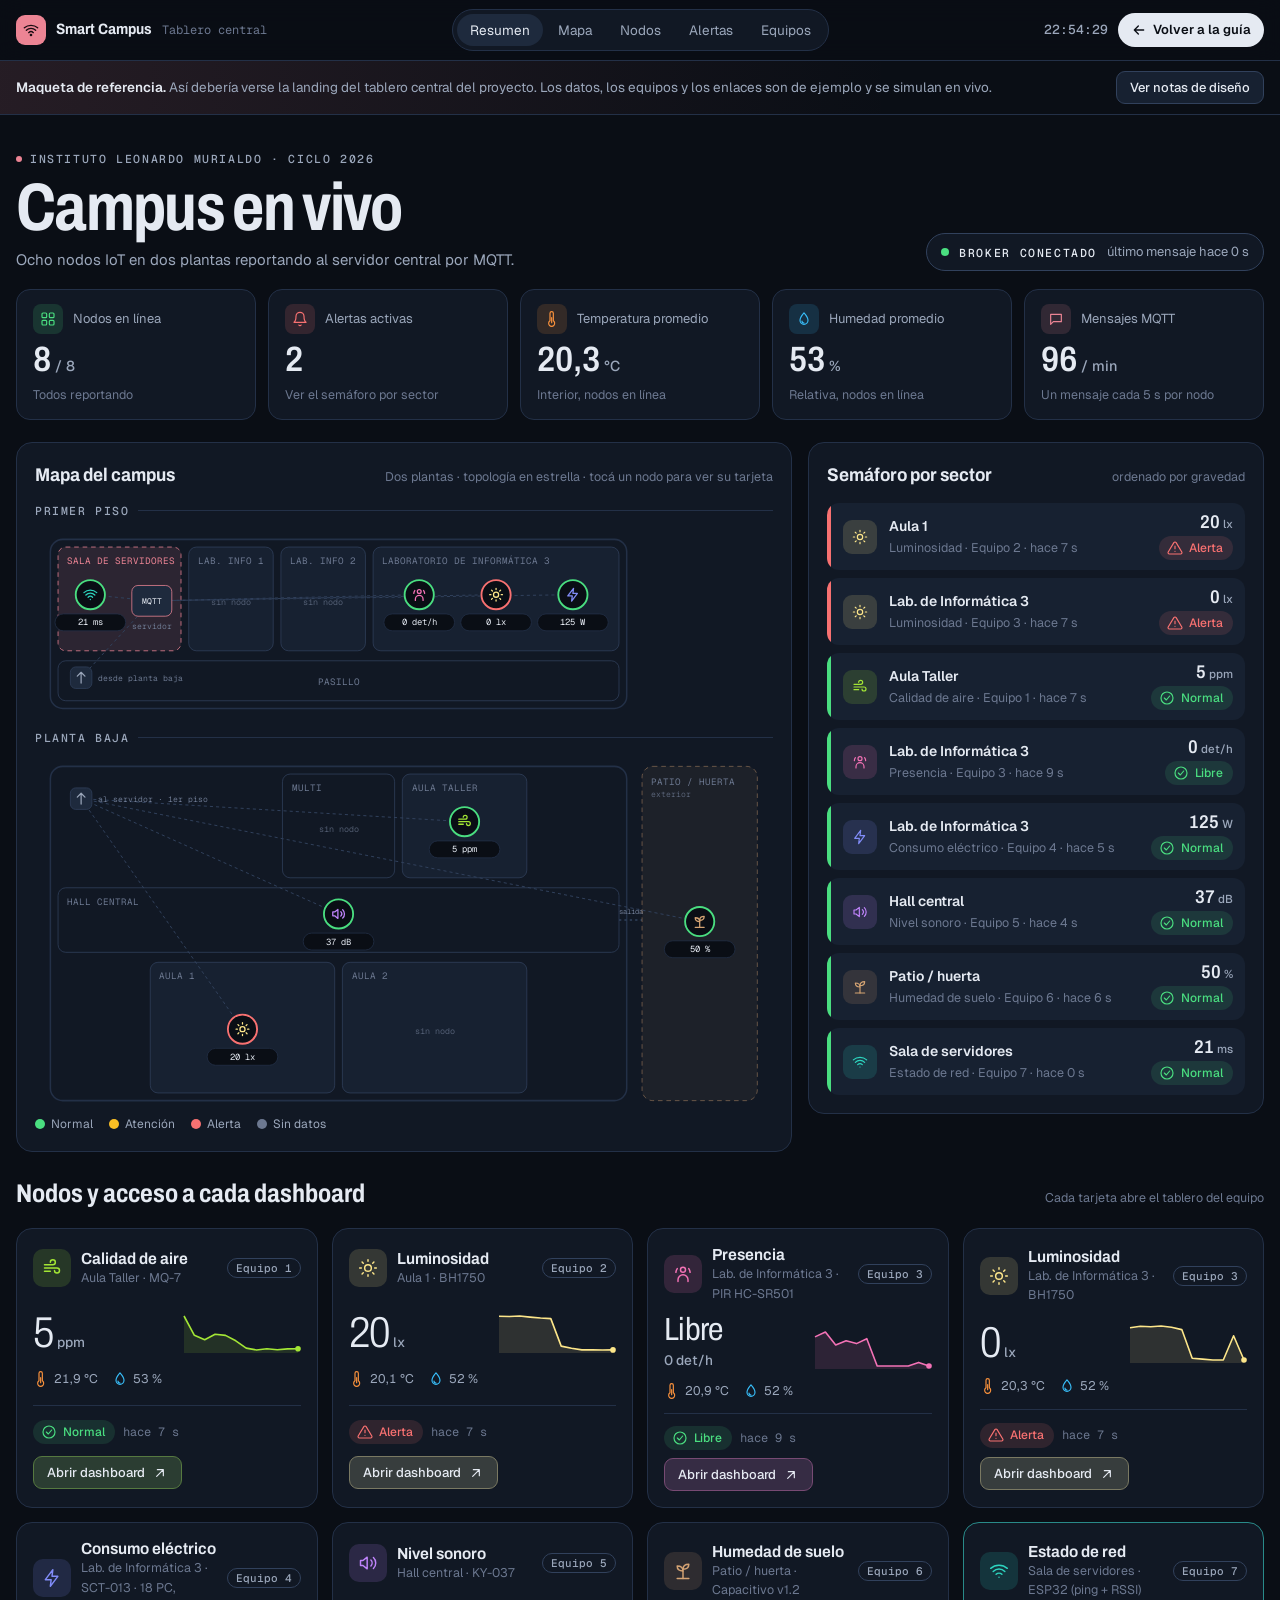
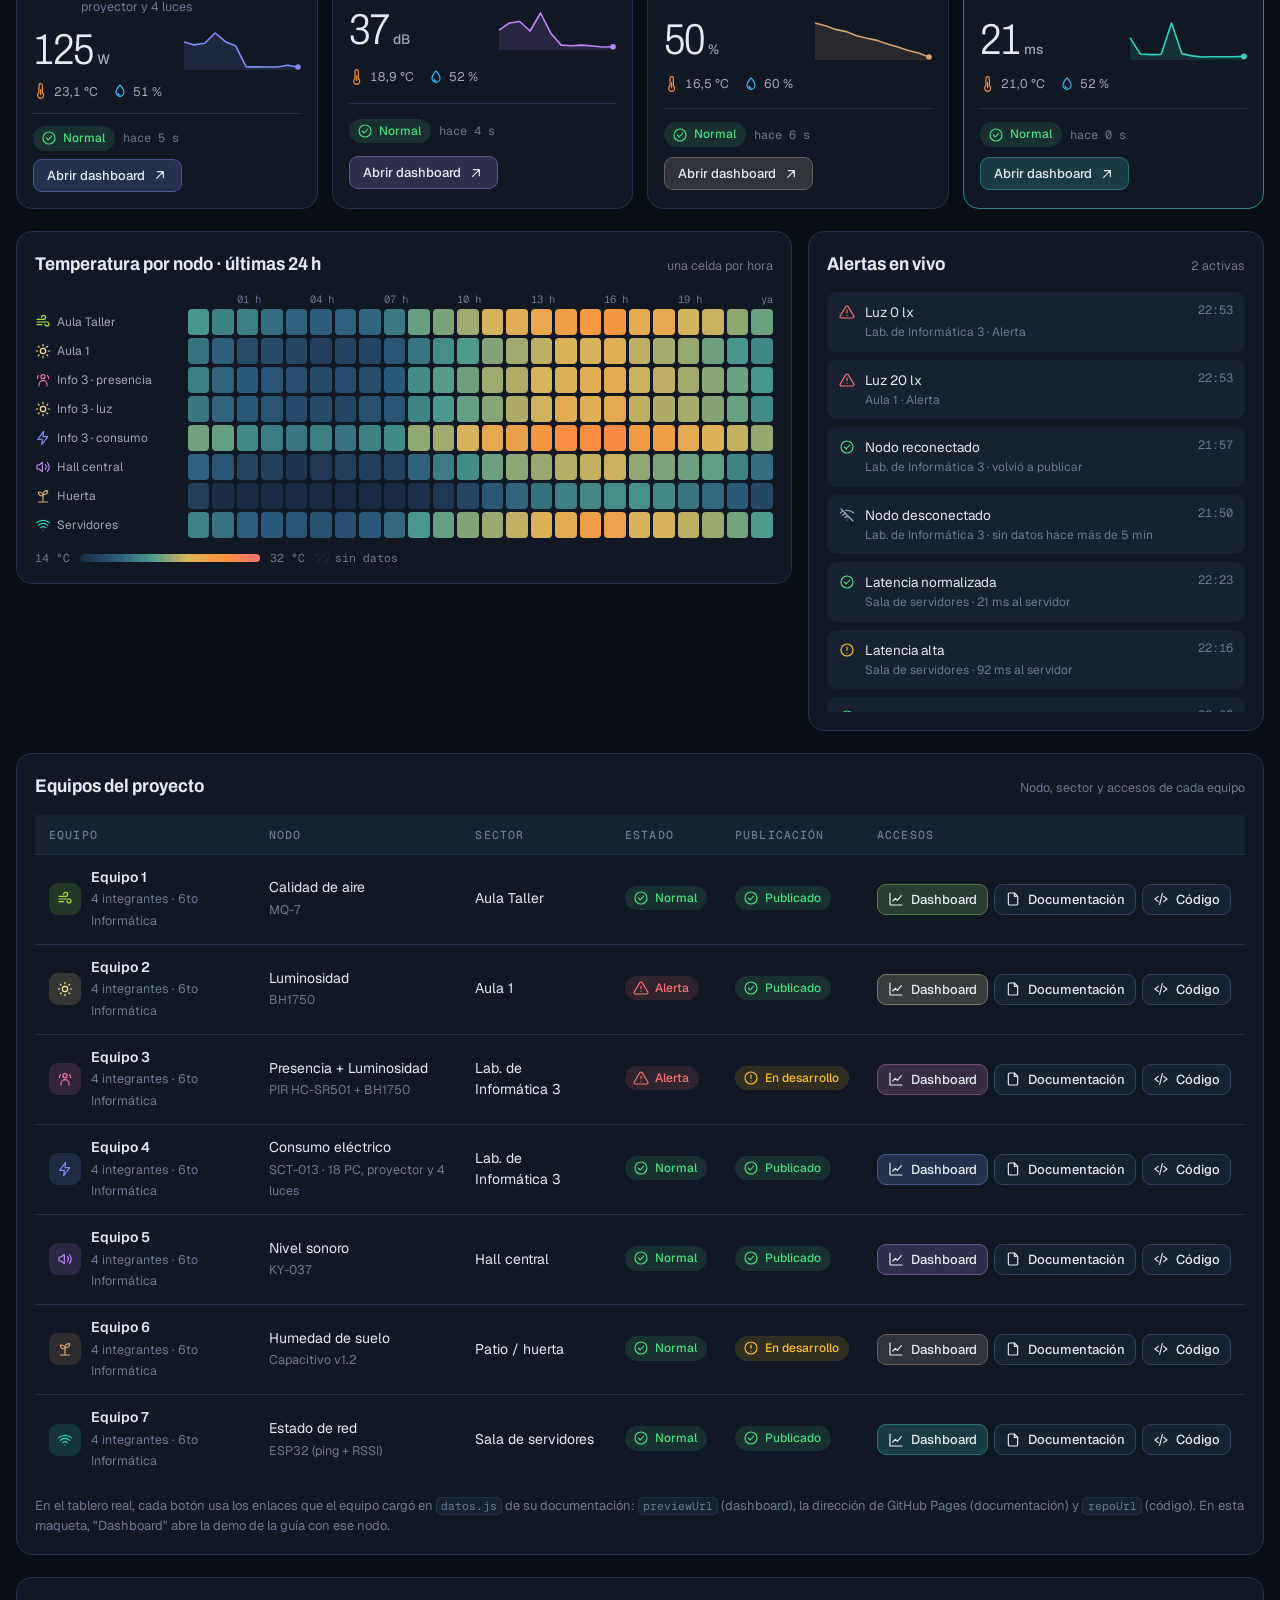
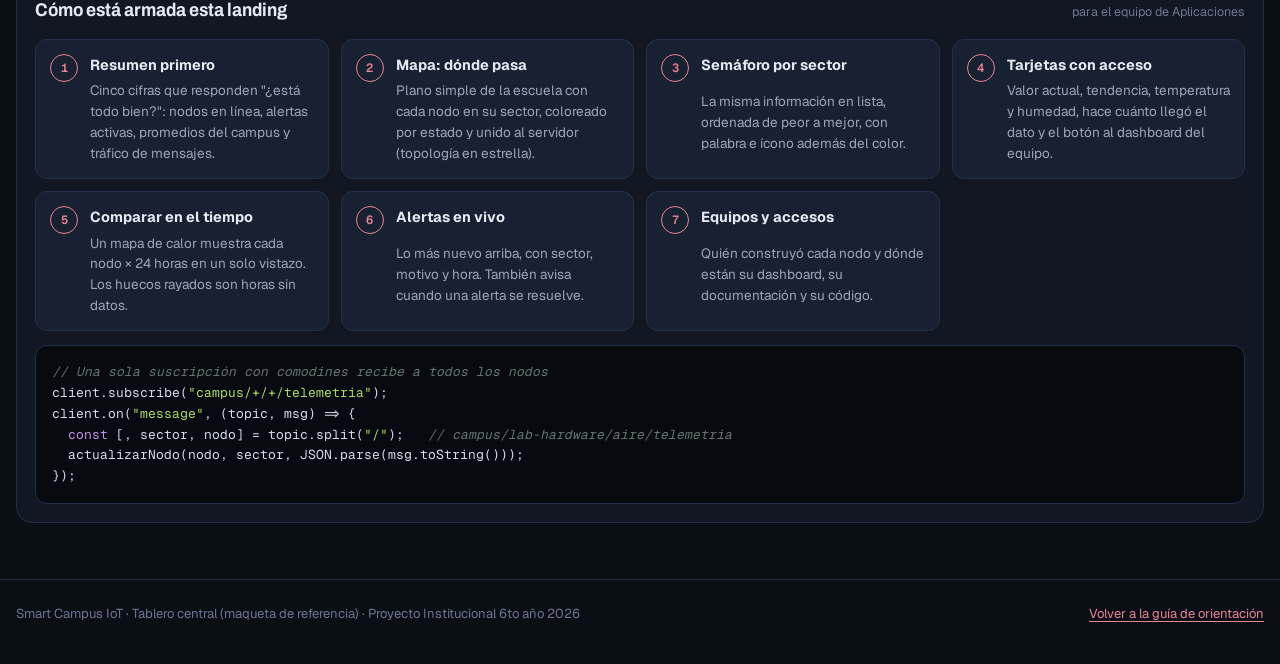
<file: tablero-general.html>
<!doctype html>
<html lang="es">
<head>
<meta charset="utf-8">
<meta name="viewport" content="width=device-width, initial-scale=1, viewport-fit=cover">
<title>Tablero Central Smart Campus</title>
<meta name="description" content="Maqueta de referencia de la landing del tablero central: todos los nodos del campus en tiempo real, equipos y acceso a cada dashboard.">
<meta name="author" content="Lourdes Pedaci">
<meta name="robots" content="index, follow, max-image-preview:large">
<link rel="canonical" href="https://lpedaci.github.io/sexto-proyecto2026-orientacion/tablero-general.html">
<link rel="sitemap" type="application/xml" href="sitemap.xml">

<!-- Íconos -->
<link rel="icon" href="favicon.ico" sizes="48x48">
<link rel="icon" type="image/svg+xml" href="assets/icons/favicon.svg">
<link rel="icon" type="image/png" sizes="32x32" href="assets/icons/favicon-32x32.png">
<link rel="icon" type="image/png" sizes="16x16" href="assets/icons/favicon-16x16.png">
<link rel="apple-touch-icon" sizes="180x180" href="assets/icons/apple-touch-icon.png">
<link rel="manifest" href="site.webmanifest">
<meta name="theme-color" content="#0a0e15">
<meta name="color-scheme" content="dark">

<!-- Tarjetas para redes y mensajería (Open Graph y X) -->
<meta property="og:type" content="website">
<meta property="og:locale" content="es_AR">
<meta property="og:site_name" content="Smart Campus IoT">
<meta property="og:title" content="Tablero Central Smart Campus">
<meta property="og:description" content="Maqueta de referencia de la landing del tablero central: todos los nodos del campus en tiempo real, equipos y acceso a cada dashboard.">
<meta property="og:url" content="https://lpedaci.github.io/sexto-proyecto2026-orientacion/tablero-general.html">
<meta property="og:image" content="https://lpedaci.github.io/sexto-proyecto2026-orientacion/assets/img/og/og-tablero.png">
<meta property="og:image:type" content="image/png">
<meta property="og:image:width" content="1200">
<meta property="og:image:height" content="630">
<meta property="og:image:alt" content="Campus en vivo. Maqueta del tablero central de Smart Campus IoT, con indicadores, mapa de nodos y tarjetas.">
<meta name="twitter:card" content="summary_large_image">
<meta name="twitter:title" content="Tablero Central Smart Campus">
<meta name="twitter:description" content="Maqueta de referencia de la landing del tablero central: todos los nodos del campus en tiempo real, equipos y acceso a cada dashboard.">
<meta name="twitter:image" content="https://lpedaci.github.io/sexto-proyecto2026-orientacion/assets/img/og/og-tablero.png">
<meta name="twitter:image:alt" content="Campus en vivo. Maqueta del tablero central de Smart Campus IoT, con indicadores, mapa de nodos y tarjetas.">

<!-- Datos estructurados para buscadores -->
<script type="application/ld+json">
{
  "@context": "https://schema.org",
  "@type": "WebPage",
  "url": "https://lpedaci.github.io/sexto-proyecto2026-orientacion/tablero-general.html",
  "name": "Tablero Central Smart Campus",
  "description": "Maqueta de referencia de la landing del tablero central: todos los nodos del campus en tiempo real, equipos y acceso a cada dashboard.",
  "inLanguage": "es",
  "isPartOf": {
    "@id": "https://lpedaci.github.io/sexto-proyecto2026-orientacion/#sitio"
  },
  "author": {
    "@type": "Person",
    "name": "Lourdes Pedaci"
  },
  "sourceOrganization": {
    "@type": "EducationalOrganization",
    "name": "Instituto Leonardo Murialdo"
  },
  "image": "https://lpedaci.github.io/sexto-proyecto2026-orientacion/assets/img/og/og-tablero.png"
}
</script>

<!-- Tipografías y estilos -->
<link rel="preconnect" href="https://fonts.googleapis.com">
<link rel="preconnect" href="https://fonts.gstatic.com" crossorigin>
<link rel="stylesheet" href="https://fonts.googleapis.com/css2?family=Archivo:wdth,wght@75..125,300..800&family=Geist:wght@400;500;600&family=Geist+Mono:wght@400;500&display=swap">
<link rel="stylesheet" href="assets/css/tokens.css">
<link rel="stylesheet" href="assets/css/base.css">
<link rel="stylesheet" href="assets/css/tablero.css">
</head>
<body>

<header class="top">
  <div class="wrap">
    <a class="brand" href="#resumen"><span class="brand-mark"><svg class="ic-sm" viewBox="0 0 24 24" fill="none" stroke="currentColor" stroke-width="2" stroke-linecap="round" stroke-linejoin="round" aria-hidden="true"><path d="M2 8.8a15 15 0 0 1 20 0"/><path d="M5 12.5a10 10 0 0 1 14 0"/><path d="M8.5 16a5 5 0 0 1 7 0"/><circle cx="12" cy="19.5" r="1" fill="currentColor"/></svg></span>Smart Campus <small>Tablero central</small></a>
    <nav aria-label="Secciones del tablero">
      <a href="#resumen">Resumen</a><a href="#mapa">Mapa</a><a href="#nodos">Nodos</a><a href="#alertas">Alertas</a><a href="#equipos">Equipos</a>
    </nav>
    <div class="top-right">
      <span class="clock" id="clock" aria-label="Hora actual">00:00:00</span>
      <a class="back" href="index.html#tablero-general"><svg class="ic-sm" viewBox="0 0 24 24" fill="none" stroke="currentColor" stroke-width="2" stroke-linecap="round" stroke-linejoin="round" aria-hidden="true"><path d="M19 12H5M11 6l-6 6 6 6"/></svg>Volver a la guía</a>
    </div>
  </div>
</header>

<div class="note-bar">
  <div class="wrap">
    <span class="sp"><b>Maqueta de referencia.</b> Así debería verse la landing del tablero central del proyecto. Los datos, los equipos y los enlaces son de ejemplo y se simulan en vivo.</span>
    <button class="btn" type="button" id="btnNotes" aria-pressed="false">Ver notas de diseño</button>
  </div>
</div>

<main class="wrap" id="board">
  <!-- Resumen -->
  <section id="resumen">
    <div class="head">
      <div>
        <p class="eyebrow">Instituto Leonardo Murialdo · Ciclo 2026</p>
        <h1>Campus en vivo</h1>
        <p id="headSub">Ocho nodos IoT en dos plantas reportando al servidor central por MQTT.</p>
      </div>
      <span class="live"><span class="dot"></span><b>BROKER CONECTADO</b><span id="lastMsg" class="num">último mensaje hace 0 s</span></span>
    </div>
    <div class="kpis" id="kpis" data-n><span class="anat">1</span></div>
  </section>

  <!-- Mapa + semáforo -->
  <section class="row-2" id="mapa">
    <div class="panel" data-n>
      <span class="anat">2</span>
      <div class="panel-h"><h2>Mapa del campus</h2><span>Dos plantas · topología en estrella · tocá un nodo para ver su tarjeta</span></div>
      <div class="map-wrap" id="map"></div>
      <div class="map-legend"><span><i class="ok"></i>Normal</span><span><i class="warn"></i>Atención</span><span><i class="bad"></i>Alerta</span><span><i class="off"></i>Sin datos</span></div>
    </div>
    <div class="panel" data-n>
      <span class="anat">3</span>
      <div class="panel-h"><h2>Semáforo por sector</h2><span>ordenado por gravedad</span></div>
      <ul class="sectors" id="sectors"></ul>
    </div>
  </section>

  <!-- Nodos -->
  <section id="nodos">
    <div class="panel-h"><h2>Nodos y acceso a cada dashboard</h2><span>Cada tarjeta abre el tablero del equipo</span></div>
    <div class="nodes" id="nodes" data-n><span class="anat">4</span></div>
  </section>

  <!-- Mapa de calor + alertas -->
  <section class="row-2" id="alertas">
    <div class="panel" data-n>
      <span class="anat">5</span>
      <div class="panel-h"><h2>Temperatura por nodo · últimas 24 h</h2><span>una celda por hora</span></div>
      <div class="heat-wrap"><div class="heat" id="heat"></div></div>
      <div class="heat-scale"><span>14 °C</span><i></i><span>32 °C</span><span class="sin-datos"><b></b>sin datos</span></div>
    </div>
    <div class="panel" data-n>
      <span class="anat">6</span>
      <div class="panel-h"><h2>Alertas en vivo</h2><span id="alertCount">0 activas</span></div>
      <ul class="feed" id="feed" aria-live="polite"></ul>
    </div>
  </section>

  <!-- Equipos -->
  <section id="equipos" class="panel" data-n>
    <span class="anat">7</span>
    <div class="panel-h"><h2>Equipos del proyecto</h2><span>Nodo, sector y accesos de cada equipo</span></div>
    <div class="table-wrap"><table id="teams"></table></div>
    <p class="caption">En el tablero real, cada botón usa los enlaces que el equipo cargó en <code>datos.js</code> de su documentación: <code>previewUrl</code> (dashboard), la dirección de GitHub Pages (documentación) y <code>repoUrl</code> (código). En esta maqueta, "Dashboard" abre la demo de la guía con ese nodo.</p>
  </section>

  <!-- Notas -->
  <section class="panel" id="notas">
    <div class="panel-h"><h2>Cómo está armada esta landing</h2><span>para el equipo de Aplicaciones</span></div>
    <ol class="notes">
      <li><strong>Resumen primero</strong><span>Cinco cifras que responden "¿está todo bien?": nodos en línea, alertas activas, promedios del campus y tráfico de mensajes.</span></li>
      <li><strong>Mapa: dónde pasa</strong><span>Plano simple de la escuela con cada nodo en su sector, coloreado por estado y unido al servidor (topología en estrella).</span></li>
      <li><strong>Semáforo por sector</strong><span>La misma información en lista, ordenada de peor a mejor, con palabra e ícono además del color.</span></li>
      <li><strong>Tarjetas con acceso</strong><span>Valor actual, tendencia, temperatura y humedad, hace cuánto llegó el dato y el botón al dashboard del equipo.</span></li>
      <li><strong>Comparar en el tiempo</strong><span>Un mapa de calor muestra cada nodo × 24 horas en un solo vistazo. Los huecos rayados son horas sin datos.</span></li>
      <li><strong>Alertas en vivo</strong><span>Lo más nuevo arriba, con sector, motivo y hora. También avisa cuando una alerta se resuelve.</span></li>
      <li><strong>Equipos y accesos</strong><span>Quién construyó cada nodo y dónde están su dashboard, su documentación y su código.</span></li>
    </ol>
    <div class="code"><pre><span class="c">// Una sola suscripción con comodines recibe a todos los nodos</span>
client.subscribe(<span class="s">"campus/+/+/telemetria"</span>);
client.on(<span class="s">"message"</span>, (topic, msg) =&gt; {
  <span class="k">const</span> [, sector, nodo] = topic.split(<span class="s">"/"</span>);   <span class="c">// campus/lab-hardware/aire/telemetria</span>
  actualizarNodo(nodo, sector, JSON.parse(msg.toString()));
});</pre></div>
  </section>
</main>

<footer>
  <div class="wrap">
    <span>Smart Campus IoT · Tablero central (maqueta de referencia) · Proyecto Institucional 6to año 2026</span>
    <a href="index.html#tablero-general">Volver a la guía de orientación</a>
  </div>
</footer>

<script src="assets/js/comun/utilidades.js"></script>
<script src="assets/js/comun/iconos.js"></script>
<script src="assets/js/tablero/datos.js"></script>
<script src="assets/js/tablero/app.js"></script>
</body>
</html>
</file>
<file: assets/css/tokens.css>
/* Variables de diseño compartidas por la guía y el tablero. Solo tema oscuro, a propósito. */
:root {
  /* Neutros con sesgo azul (pizarra nocturna) */
  --bg: #0a0e15;
  --surface: #111824;
  --surface-2: #172131;
  --surface-3: #1e2a3d;
  --border: #233047;
  --border-strong: #31415c;
  --text: #e5eaf2;
  --text-2: #9ba7bb;
  --text-3: #6c7890;

  /* Acento único: bordó rosado de la plantilla (identidad Info A en oscuro) */
  --accent: #ec8494;
  --accent-ink: #1a0c12;
  --accent-soft: rgba(236, 132, 148, .12);

  /* Semánticos del semáforo (no son acento) */
  --ok: #4ade80;   --ok-soft: rgba(74, 222, 128, .12);
  --warn: #fbbf24; --warn-soft: rgba(251, 191, 36, .13);
  --bad: #f87171;  --bad-soft: rgba(248, 113, 113, .13);
  --off: #6c7890;  --off-soft: rgba(108, 120, 144, .16);

  /* Categóricos por variable sensada (datos, no decoración) */
  --c-temp: #fb923c; --c-hum: #38bdf8; --c-aire: #a3e635; --c-luz: #fde68a;
  --c-ruido: #c084fc; --c-presencia: #f472b6; --c-consumo: #818cf8;
  --c-suelo: #d4a373; --c-red: #2dd4bf;

  --code-bg: #070a10;

  --font-display: "Archivo", "Arial Narrow", system-ui, sans-serif;
  --font-body: "Geist", system-ui, -apple-system, "Segoe UI", sans-serif;
  --font-mono: "Geist Mono", ui-monospace, "Cascadia Mono", Consolas, monospace;

  --r-sm: 6px; --r: 10px; --r-lg: 16px;
  --header-h: 60px;
  color-scheme: dark;
}
</file>
<file: assets/css/base.css>
/* Reglas comunes a todas las páginas. Lo propio de cada una está en guia.css y tablero.css. */
* { box-sizing: border-box; }
html { scroll-behavior: smooth; scroll-padding-top: calc(var(--header-h) + 16px); }
@media (prefers-reduced-motion: reduce) { html { scroll-behavior: auto; } *, *::before, *::after { transition: none !important; animation: none !important; } }
body { margin: 0; background: var(--bg); color: var(--text); -webkit-font-smoothing: antialiased; }
body::before { content: ""; position: fixed; inset: 0 0 auto; height: env(safe-area-inset-top, 0px); z-index: 60; background: var(--bg); }
a { color: var(--accent); text-underline-offset: 3px; }
:focus-visible { outline: 2px solid var(--accent); outline-offset: 2px; border-radius: 4px; }
[hidden] { display: none !important; }
h1, h2, h3 { font-family: var(--font-display); text-wrap: balance; margin: 0; }
p { margin: 0; }
.ic { width: 20px; height: 20px; flex: none; }
.ic-sm { width: 16px; height: 16px; flex: none; }
.ic-lg { width: 26px; height: 26px; flex: none; }
</file>
<file: assets/css/guia.css>
/* Layout: consola de instrumentos. Una columna de lectura (max 1180px) con bandas por ruta:
   A = dashboard (demo en vivo arriba), B = documentación (bifurcación Sí/No). Solo tema oscuro, a propósito. */

body { font: 400 16px/1.6 var(--font-body); }
a:hover { color: var(--text); }
img { max-width: 100%; }
code, kbd, pre { font-family: var(--font-mono); }
code { overflow-wrap: anywhere; font-size: .88em; background: var(--surface-2); border: 1px solid var(--border); padding: .08em .38em; border-radius: 5px; color: var(--text); }

.wrap {
  max-width: 1180px; margin: 0 auto;
  padding-left: max(16px, env(safe-area-inset-left, 0px));
  padding-right: max(16px, env(safe-area-inset-right, 0px));
}

/* ---------- Encabezado ---------- */
.top {
  position: sticky; top: env(safe-area-inset-top, 0px); z-index: 50;
  background: rgba(10, 14, 21, .82); backdrop-filter: blur(12px);
  border-bottom: 1px solid var(--border);
}
.top .wrap { height: var(--header-h); display: grid; grid-template-columns: minmax(0, 1fr) auto minmax(0, 1fr); align-items: center; gap: 16px; }
.brand { justify-self: start; display: flex; align-items: center; gap: 10px; text-decoration: none; color: var(--text); font-family: var(--font-display); font-weight: 700; font-stretch: 90%; letter-spacing: .01em; white-space: nowrap; }
.brand-mark { width: 30px; height: 30px; border-radius: 9px; background: var(--accent); color: var(--accent-ink); display: grid; place-items: center; }
.brand small { font-family: var(--font-mono); font-weight: 400; color: var(--text-3); font-size: 12px; margin-left: 4px; }
.top nav { justify-self: center; min-width: 0; max-width: 100%; display: flex; gap: 2px; padding: 4px; border: 1px solid var(--border); border-radius: 999px; background: var(--surface); overflow-x: auto; scrollbar-width: none; }
.top nav a { color: var(--text-2); text-decoration: none; font-size: 13.5px; padding: 6px 14px; border-radius: 999px; white-space: nowrap; transition: background .15s, color .15s; }
.top nav a:hover, .top nav a.on { color: var(--text); background: var(--surface-3); }
/* La nav queda en el centro exacto de la página: si no entra junto a la marca, pasa a una segunda fila, también centrada. */
@media (max-width: 1100px) { .brand small { display: none; } }
@media (max-width: 960px) {
  :root { --header-h: 92px; }
  .top .wrap { grid-template-columns: minmax(0, 1fr); justify-items: center; align-content: center; gap: 6px; }
  .brand { justify-self: center; }
}
@media (max-width: 600px) { .top nav a.opt { display: none; } .top nav a { padding: 6px 11px; } }
@media (max-width: 400px) { .top nav a { padding: 6px 8px; } }

/* ---------- Tipografía ---------- */
h1 { font-size: clamp(2.1rem, 5.2vw, 3.6rem); font-weight: 800; font-stretch: 82%; line-height: 1.02; letter-spacing: -.01em; }
h2 { font-size: clamp(1.9rem, 4.2vw, 3.1rem); font-weight: 700; font-stretch: 80%; line-height: 1.02; letter-spacing: -.015em; }
h3 { font-size: 1.15rem; font-weight: 700; font-stretch: 95%; line-height: 1.25; }
.lead { font-size: 1.12rem; color: var(--text-2); }
.muted { color: var(--text-2); }
.eyebrow { font-family: var(--font-mono); font-size: 12px; text-transform: uppercase; letter-spacing: .14em; color: var(--text-3); display: flex; align-items: center; gap: 8px; }
.eyebrow::before { content: ""; width: 6px; height: 6px; border-radius: 50%; background: var(--accent); flex: none; }
.eyebrow b { color: var(--accent); font-weight: 500; }
.prose { display: grid; gap: 14px; max-width: 68ch; }
.prose ul, .prose ol { margin: 0; padding-left: 1.2em; display: grid; gap: 6px; }

/* ---------- Hero: el nodo como producto ---------- */
.hero { position: relative; padding-block: 56px 48px; border-bottom: 1px solid var(--border); overflow: hidden; }
.hero-grid { display: grid; grid-template-columns: minmax(0, 1.05fr) minmax(0, 1fr); gap: 48px; align-items: center; }
@media (max-width: 960px) { .hero-grid { grid-template-columns: 1fr; gap: 40px; } }
.status-eyebrow { font: 500 12px var(--font-mono); letter-spacing: .14em; text-transform: uppercase; color: var(--text-3); display: flex; align-items: center; gap: 10px; }
.sig { width: 7px; height: 7px; border-radius: 50%; background: var(--ok); box-shadow: 0 0 0 4px rgba(74, 222, 128, .16); flex: none; }
h1.mega { font-size: clamp(3.3rem, 8.6vw, 6.8rem); font-weight: 700; font-stretch: 76%; line-height: .9; letter-spacing: -.03em; margin-top: 22px; }
h1.mega span { color: var(--text-3); }
.hero .lead { margin-top: 24px; max-width: 46ch; }
.feats { margin-top: 40px; display: grid; grid-template-columns: repeat(3, minmax(0, 1fr)); }
.feat { display: grid; align-content: start; gap: 4px; padding: 2px 20px; border-left: 1px solid var(--border-strong); text-decoration: none; color: var(--text); }
.feat:first-child { padding-left: 0; border-left: 0; }
.feat .fi { color: var(--accent); margin-bottom: 10px; display: block; line-height: 0; }
.feat strong { font-size: 15px; font-weight: 600; transition: color .15s; }
.feat span:not(.fi) { font-size: 13.5px; color: var(--text-2); line-height: 1.45; }
.feat:hover strong { color: var(--accent); }
@media (max-width: 560px) {
  .feats { grid-template-columns: 1fr; gap: 18px; }
  .feat { border-left: 0; padding: 0; grid-template-columns: auto minmax(0, 1fr); column-gap: 14px; }
  .feat .fi { grid-row: span 2; margin: 2px 0 0; }
}
.hero-foot { margin-top: 40px; display: flex; flex-wrap: wrap; align-items: center; gap: 18px; }
.status-pill { display: inline-flex; align-items: center; gap: 10px; padding: 9px 16px; border: 1px solid var(--border-strong); border-radius: 999px; font-size: 13.5px; color: var(--text-2); background: var(--surface); }
.status-pill b { font: 500 11.5px var(--font-mono); letter-spacing: .14em; color: var(--text); }
.status-pill em { font-style: normal; color: var(--ok); }
.hero-cta { margin: 56px auto 0; display: grid; justify-items: center; gap: 12px; width: max-content; max-width: 100%; text-decoration: none; color: var(--text); text-align: center; position: relative; }
.hero-cta::before, .hero-cta::after { content: ""; position: absolute; top: 30px; width: min(28vw, 320px); height: 1px; }
.hero-cta::before { right: calc(100% + 24px); background: linear-gradient(90deg, transparent, var(--border-strong)); }
.hero-cta::after { left: calc(100% + 24px); background: linear-gradient(90deg, var(--border-strong), transparent); }
.hero-cta .lbl { font-size: 15px; font-weight: 600; line-height: 1.35; }
.hero-cta .lbl small { display: block; font-size: 13.5px; font-weight: 400; color: var(--text-2); }
.round { width: 60px; height: 60px; border-radius: 50%; border: 1px solid var(--border-strong); background: var(--surface); display: grid; place-items: center; flex: none; transition: background .2s, border-color .2s, transform .2s, color .2s; }
.hero-cta:hover { color: var(--text); }
.hero-cta:hover .round { background: var(--accent); color: var(--accent-ink); border-color: var(--accent); transform: translateY(3px); }
@media (prefers-reduced-motion: no-preference) { .hero-cta .round { animation: nudge 2.6s ease-in-out infinite; } @keyframes nudge { 0%, 70%, 100% { transform: none; } 80% { transform: translateY(4px); } 90% { transform: translateY(0); } } }

.stage { --c: var(--c-aire); position: relative; display: grid; grid-template-columns: minmax(0, 1fr) 112px; align-items: center; gap: 12px; }
.stage::before { content: ""; position: absolute; inset: 4% 22% 4% 0; background: radial-gradient(closest-side, color-mix(in srgb, var(--c) 24%, transparent), transparent); filter: blur(34px); z-index: 0; transition: background .7s; }
.device {
  position: relative; z-index: 1; justify-self: center; width: min(400px, 100%); max-width: 100%; aspect-ratio: 1; border-radius: 31%; padding: 15px;
  background-color: #161d29; background-image: radial-gradient(rgba(255, 255, 255, .085) .8px, transparent 1.15px); background-size: 4px 4px;
  box-shadow: 0 50px 90px -34px rgba(0, 0, 0, .9), 0 0 0 1px rgba(255, 255, 255, .05), inset 0 1px 0 rgba(255, 255, 255, .07);
}
.device-face {
  position: relative; height: 100%; border-radius: 28%; padding: 10% 10% 18%;
  background: linear-gradient(150deg, #232d3e 0%, #131a26 52%, #0c1119 100%);
  box-shadow: inset 0 1px 0 rgba(255, 255, 255, .09), inset 0 -24px 40px rgba(0, 0, 0, .35), 0 12px 30px -12px rgba(0, 0, 0, .7);
  display: grid; justify-items: center; align-content: center; gap: 4px; text-align: center;
}
.dv-ico { color: var(--c); transition: color .5s; }
.dv-ico svg { width: 28px; height: 28px; }
.dv-place { font: 500 11px var(--font-mono); letter-spacing: .22em; text-transform: uppercase; color: var(--text-2); margin-top: 10px; }
.dv-val { font-family: var(--font-display); font-weight: 300; font-stretch: 84%; font-size: clamp(3.6rem, 10vw, 6rem); line-height: 1; letter-spacing: -.02em; font-variant-numeric: tabular-nums; color: var(--text); }
.dv-val sup { font-family: var(--font-body); font-weight: 500; font-size: .2em; letter-spacing: 0; vertical-align: top; position: relative; top: .5em; margin-left: 6px; color: var(--text-2); }
.dv-var { font-size: 13px; color: var(--text-2); }
.dv-dots { display: flex; gap: 2px; margin-top: 12px; }
.dv-dots button { width: 22px; height: 22px; padding: 0; border: 0; background: none; cursor: pointer; display: grid; place-items: center; border-radius: 6px; }
.dv-dots button::before { content: ""; width: 6px; height: 6px; border-radius: 99px; background: var(--text-3); transition: width .3s, background .3s; }
.dv-dots button[aria-pressed="true"]::before { width: 16px; background: var(--c); }
.dv-ring { position: absolute; bottom: 8%; left: 50%; width: 34px; height: 34px; margin-left: -17px; border-radius: 50%; border: 1.5px solid rgba(255, 255, 255, .22); }
.scale { position: relative; z-index: 1; height: 230px; font: 12px var(--font-mono); color: var(--text-3); }
.scale::before { content: ""; position: absolute; left: 56px; top: 0; bottom: 0; width: 1px; background: var(--border-strong); }
.scale .tk { position: absolute; left: 50px; transform: translateY(-50%); padding-left: 20px; white-space: nowrap; }
.scale .tk::before { content: ""; position: absolute; left: 0; top: 50%; width: 13px; height: 1px; background: var(--border-strong); }
.scale .mk { position: absolute; left: 0; width: 56px; transform: translateY(-50%); padding-right: 14px; text-align: right; color: var(--c); font-weight: 500; transition: top .7s, color .5s; }
.scale .mk i { position: absolute; right: -4.5px; top: 50%; width: 10px; height: 10px; margin-top: -5px; border-radius: 50%; background: var(--c); box-shadow: 0 0 0 4px color-mix(in srgb, var(--c) 25%, transparent); }
.dv-cap { grid-column: 1 / -1; text-align: center; font: 12px var(--font-mono); color: var(--text-3); position: relative; z-index: 1; margin-top: 10px; }
@media (max-width: 520px) { .stage { grid-template-columns: 1fr; } .scale { display: none; } }

/* ---------- Galería de nodos ---------- */
.rail-head { display: flex; justify-content: space-between; align-items: end; gap: 20px; flex-wrap: wrap; }
.rail-nav { display: flex; gap: 8px; }
.rail-nav button { width: 44px; height: 44px; border-radius: 50%; border: 1px solid var(--border-strong); background: var(--surface); color: var(--text); cursor: pointer; display: grid; place-items: center; }
.rail-nav button:hover { background: var(--text); color: var(--bg); }
.rail { display: grid; grid-auto-flow: column; grid-auto-columns: minmax(230px, 1fr); gap: 14px; overflow-x: auto; scroll-snap-type: x mandatory; scroll-behavior: smooth; scrollbar-width: none; cursor: grab; user-select: none; -webkit-user-select: none; touch-action: pan-x pan-y; }
.rail::-webkit-scrollbar { display: none; }
.rail.drag { cursor: grabbing; scroll-snap-type: none; scroll-behavior: auto; }
.rail.drag .ncard { pointer-events: none; }
.rail .ncard img, .rail .ncard svg { -webkit-user-drag: none; }
.rail-nav button:disabled { opacity: .35; cursor: default; background: var(--surface); color: var(--text); }
.ncard { scroll-snap-align: start; text-align: left; font: inherit; color: var(--text); background: var(--surface); border: 1px solid var(--border); border-radius: 20px; padding: 12px 12px 16px; cursor: pointer; display: grid; gap: 12px; transition: border-color .2s, transform .2s; }
.ncard:hover { border-color: color-mix(in srgb, var(--c) 60%, var(--border)); transform: translateY(-2px); }
.ncard[aria-pressed="true"] { border-color: var(--c); }
.mini { aspect-ratio: 4 / 3; border-radius: 14px; display: grid; place-items: center; position: relative; overflow: hidden;
  background-color: #141b27; background-image: radial-gradient(rgba(255, 255, 255, .07) .8px, transparent 1.1px); background-size: 4px 4px; }
.mini::before { content: ""; position: absolute; inset: 20%; background: radial-gradient(closest-side, color-mix(in srgb, var(--c) 30%, transparent), transparent); filter: blur(14px); }
.mini-dev { position: relative; width: 46%; aspect-ratio: 1; border-radius: 28%; background: linear-gradient(150deg, #263043, #111824); box-shadow: 0 14px 24px -10px rgba(0, 0, 0, .8), inset 0 1px 0 rgba(255, 255, 255, .08); display: grid; place-items: center; align-content: center; gap: 2px; }
.mini-dev .ic { color: var(--c); width: 18px; height: 18px; }
.mini-dev b { font-family: var(--font-display); font-weight: 400; font-stretch: 85%; font-size: 1.35rem; line-height: 1; font-variant-numeric: tabular-nums; }
.mini-dev small { font-size: 10px; color: var(--text-2); }
.ncard h3 { font-size: 1.05rem; padding: 0 4px; }
.ncard p { font-size: 13px; color: var(--text-2); padding: 0 4px; line-height: 1.45; }
.ncard .more { font-size: 13px; color: var(--c); padding: 0 4px; display: inline-flex; align-items: center; gap: 6px; }

/* ---------- Secciones ---------- */
.band { padding-block: 64px; border-bottom: 1px solid var(--border); }
.band.alt { background: linear-gradient(180deg, var(--surface) 0, var(--bg) 340px); }
.sec-head { display: grid; gap: 14px; margin-bottom: 32px; }
.sub { margin-top: 48px; display: grid; gap: 18px; }
.sub > * { min-width: 0; }
.sub > header { display: grid; gap: 6px; }
.sub > header p { color: var(--text-2); }
.sub > header h2 { margin-block: 4px 6px; }
.sub.camino { margin-top: 28px; }
.paleta-titulo { margin-top: 12px; }
.route-label { display: inline-flex; align-items: center; gap: 8px; font-family: var(--font-mono); font-size: 12px; padding: 4px 10px 4px 4px; border-radius: 999px; background: var(--accent-soft); color: var(--accent); width: max-content; }
.route-label b { background: var(--accent); color: var(--accent-ink); border-radius: 999px; padding: 1px 8px; font-weight: 600; }

/* ---------- Selector de nodo ---------- */
.picker { display: flex; flex-wrap: wrap; gap: 8px; }
.chip {
  display: inline-flex; align-items: center; gap: 8px; padding: 8px 14px 8px 10px;
  border: 1px solid var(--border); background: var(--surface); color: var(--text-2);
  border-radius: 999px; font: 500 14px var(--font-body); cursor: pointer; transition: all .15s;
}
.chip:hover { border-color: var(--border-strong); color: var(--text); }
.chip .dot { width: 26px; height: 26px; border-radius: 50%; display: grid; place-items: center; background: color-mix(in srgb, var(--c) 16%, transparent); color: var(--c); }
.chip[aria-pressed="true"] { border-color: var(--c); color: var(--text); background: color-mix(in srgb, var(--c) 10%, var(--surface)); }
.picker-note { margin-top: 10px; font-size: 14px; color: var(--text-2); }

/* ---------- Demo de dashboard ---------- */
.demo-shell { margin-top: 20px; border: 1px solid var(--border-strong); border-radius: 18px; background: #080b11; padding: 10px; box-shadow: 0 30px 60px -30px rgba(0,0,0,.7); }
.demo-bar { display: flex; align-items: center; gap: 10px; padding: 4px 6px 10px; flex-wrap: wrap; }
.demo-bar .lights { display: flex; gap: 6px; }
.demo-bar .lights i { width: 10px; height: 10px; border-radius: 50%; background: var(--border-strong); }
.demo-bar .url { flex: 1; min-width: 160px; font-family: var(--font-mono); font-size: 12px; color: var(--text-3); background: var(--surface); border: 1px solid var(--border); border-radius: 999px; padding: 4px 12px; overflow: hidden; text-overflow: ellipsis; white-space: nowrap; }
.btn {
  display: inline-flex; align-items: center; gap: 8px; padding: 8px 14px; border-radius: 9px;
  border: 1px solid var(--border-strong); background: var(--surface-2); color: var(--text);
  font: 500 14px var(--font-body); cursor: pointer; text-decoration: none; transition: background .15s, border-color .15s;
}
.btn:hover { background: var(--surface-3); color: var(--text); }
.btn.sm { padding: 5px 10px; font-size: 13px; border-radius: 8px; }
.btn.primary { background: var(--accent); color: var(--accent-ink); border-color: var(--accent); font-weight: 600; }
.btn.primary:hover { background: #f29dab; color: var(--accent-ink); }
.btn[aria-pressed="true"] { border-color: var(--accent); color: var(--accent); background: var(--accent-soft); }

.dash { position: relative; display: grid; grid-template-columns: 64px minmax(0, 1fr); background: var(--bg); border-radius: 12px; overflow: hidden; border: 1px solid var(--border); }
.dash-side { background: var(--surface); border-right: 1px solid var(--border); display: flex; flex-direction: column; align-items: center; gap: 8px; padding: 14px 0; }
.dash-side .logo { width: 34px; height: 34px; border-radius: 9px; background: var(--accent); color: var(--accent-ink); display: grid; place-items: center; margin-bottom: 10px; }
.dash-side span { width: 38px; height: 38px; border-radius: 10px; display: grid; place-items: center; color: var(--text-3); }
.dash-side span.on { background: var(--surface-3); color: var(--text); }
.dash-main { padding: 18px; display: grid; gap: 14px; min-width: 0; }
@media (max-width: 640px) { .dash { grid-template-columns: 1fr; } .dash-side { display: none; } .dash-main { padding: 12px; } }

.d-head { position: relative; display: flex; flex-wrap: wrap; align-items: center; gap: 12px 16px; }
.d-title { display: flex; align-items: center; gap: 12px; min-width: 0; }
.d-title .big-ico { width: 44px; height: 44px; border-radius: 12px; display: grid; place-items: center; background: color-mix(in srgb, var(--c) 16%, transparent); color: var(--c); flex: none; }
.d-title h3 { font-size: 1.25rem; }
.d-title p { font-size: 13px; color: var(--text-2); }
.d-meta { margin-left: auto; display: flex; flex-wrap: wrap; gap: 8px; align-items: center; }
.pill { display: inline-flex; align-items: center; gap: 6px; padding: 3px 10px 3px 8px; border-radius: 999px; font-size: 12.5px; font-weight: 500; white-space: nowrap; }
.pill.ok { background: var(--ok-soft); color: var(--ok); }
.pill.warn { background: var(--warn-soft); color: var(--warn); }
.pill.bad { background: var(--bad-soft); color: var(--bad); }
.pill.mute { background: var(--surface-2); color: var(--text-2); }
.live-dot { width: 8px; height: 8px; border-radius: 50%; background: currentColor; box-shadow: 0 0 0 0 currentColor; animation: pulse 2s infinite; }
@keyframes pulse { 0% { box-shadow: 0 0 0 0 rgba(74,222,128,.5); } 70% { box-shadow: 0 0 0 7px rgba(74,222,128,0); } 100% { box-shadow: 0 0 0 0 rgba(74,222,128,0); } }

.offline-banner { display: flex; align-items: center; gap: 10px; padding: 10px 14px; border-radius: 10px; background: var(--bad-soft); color: var(--bad); font-size: 14px; border: 1px solid rgba(248,113,113,.3); }
.offline-banner b { color: var(--text); font-weight: 600; }

.kpis { position: relative; display: grid; grid-template-columns: repeat(3, minmax(0, 1fr)); gap: 12px; }
@media (max-width: 760px) { .kpis { grid-template-columns: 1fr; } }
.kpi { background: var(--surface); border: 1px solid var(--border); border-radius: 12px; padding: 14px; display: grid; gap: 10px; min-width: 0; }
.kpi.main { border-color: color-mix(in srgb, var(--c) 45%, var(--border)); background: linear-gradient(160deg, color-mix(in srgb, var(--c) 9%, var(--surface)) 0, var(--surface) 70%); }
.kpi-top { display: flex; align-items: center; gap: 10px; }
.kpi-ico { width: 34px; height: 34px; border-radius: 9px; display: grid; place-items: center; background: color-mix(in srgb, var(--c) 15%, transparent); color: var(--c); flex: none; }
.kpi-name { font-size: 13px; color: var(--text-2); line-height: 1.25; }
.kpi-name small { display: block; font-family: var(--font-mono); font-size: 11px; color: var(--text-3); }
.kpi-top .pill { margin-left: auto; }
.kpi-row { display: flex; align-items: flex-end; justify-content: space-between; gap: 8px; }
.kpi-val { font-family: var(--font-display); font-stretch: 88%; font-weight: 700; font-size: 2.1rem; line-height: 1; font-variant-numeric: tabular-nums; }
.kpi-val small { font-family: var(--font-body); font-size: .95rem; font-weight: 500; color: var(--text-2); margin-left: 4px; }
.kpi-delta { font-size: 12px; color: var(--text-3); font-variant-numeric: tabular-nums; }
.kpi svg.spark { width: 110px; height: 34px; }
.is-off .kpi-val, .is-off .gauge-val { color: var(--text-3); }

.d-grid { display: grid; grid-template-columns: minmax(0, 2fr) minmax(0, 1fr); gap: 12px; align-items: start; }
@media (max-width: 900px) { .d-grid { grid-template-columns: 1fr; } }
.panel { position: relative; background: var(--surface); border: 1px solid var(--border); border-radius: 12px; padding: 14px; min-width: 0; display: grid; gap: 10px; align-content: start; }
.panel-h { display: flex; align-items: baseline; justify-content: space-between; gap: 10px; flex-wrap: wrap; }
.panel-h h4 { margin: 0; font-size: 14px; font-weight: 600; }
.panel-h span { font-size: 12px; color: var(--text-3); }
.chart svg { width: 100%; height: auto; display: block; }
.legend { display: flex; flex-wrap: wrap; gap: 6px 14px; font-size: 12px; color: var(--text-2); }
.legend i { display: inline-block; width: 10px; height: 10px; border-radius: 3px; margin-right: 6px; vertical-align: -1px; }
.legend i.zona-warn { background: var(--warn); opacity: .5; }
.legend i.zona-bad { background: var(--bad); opacity: .5; }
.legend i.fuera { background: var(--bad); }
.side-col { display: grid; gap: 12px; align-content: start; min-width: 0; }
.gauge { display: grid; justify-items: center; gap: 4px; }
.gauge > svg { width: 100%; max-width: 240px; height: auto; }
.gauge-val { font-family: var(--font-display); font-stretch: 88%; font-weight: 700; font-size: 1.9rem; line-height: 1; margin-top: -54px; font-variant-numeric: tabular-nums; }
.gauge-unit { font-size: 12px; color: var(--text-2); }
.gauge .pill { margin-top: 6px; }
.alerts { list-style: none; margin: 0; padding: 0; display: grid; gap: 8px; }
.alerts li { display: grid; grid-template-columns: auto 1fr auto; gap: 10px; align-items: center; font-size: 13px; padding: 8px 10px; border-radius: 9px; background: var(--surface-2); }
.alerts li .t { font-family: var(--font-mono); font-size: 12px; color: var(--text-3); }
.alerts li.warn .ic-sm { color: var(--warn); }
.alerts li.bad .ic-sm { color: var(--bad); }
.alerts .empty { grid-template-columns: auto 1fr; color: var(--text-2); }
.alerts .empty .ic-sm { color: var(--ok); }
.health { margin: 0; display: grid; grid-template-columns: repeat(4, minmax(0, 1fr)); gap: 10px; }
@media (max-width: 760px) { .health { grid-template-columns: repeat(2, minmax(0, 1fr)); } }
.health div { background: var(--surface-2); border-radius: 9px; padding: 10px 12px; min-width: 0; }
.health dt { font-size: 11.5px; color: var(--text-3); text-transform: uppercase; letter-spacing: .06em; }
.health dd { margin: 2px 0 0; font-family: var(--font-mono); font-size: 13px; overflow-wrap: anywhere; font-variant-numeric: tabular-nums; }

/* Marcadores de anatomía */
.anat { position: absolute; z-index: 3; left: -8px; top: -8px; width: 24px; height: 24px; border-radius: 50%; background: var(--accent); color: var(--accent-ink); font: 700 12px/24px var(--font-mono); text-align: center; box-shadow: 0 0 0 4px rgba(236,132,148,.25); display: none; }
.show-anat .anat { display: block; }
.show-anat [data-anat] { outline: 1.5px dashed rgba(236,132,148,.55); outline-offset: 3px; }

.anat-list { display: grid; grid-template-columns: repeat(3, minmax(0, 1fr)); gap: 12px; counter-reset: a; list-style: none; padding: 0; margin: 0; }
@media (max-width: 900px) { .anat-list { grid-template-columns: repeat(2, minmax(0, 1fr)); } }
@media (max-width: 560px) { .anat-list { grid-template-columns: 1fr; } }
.anat-list li { display: grid; grid-template-columns: auto 1fr; gap: 4px 12px; padding: 14px; border-radius: 12px; border: 1px solid var(--border); background: var(--surface); }
.anat-list li::before { counter-increment: a; content: counter(a); grid-row: span 2; width: 26px; height: 26px; border-radius: 50%; border: 1.5px solid var(--accent); color: var(--accent); display: grid; place-items: center; font: 600 12px var(--font-mono); }
.anat-list strong { font-size: 15px; }
.anat-list span { font-size: 14px; color: var(--text-2); }


/* ---------- Tablero general (vista previa) ---------- */
:root { --off-c: #6c7890; }
.tg { display: grid; grid-template-columns: minmax(0, 1.25fr) minmax(0, 1fr); gap: 28px; align-items: start; }
@media (max-width: 960px) { .tg { grid-template-columns: 1fr; } }
.tg-prev { display: grid; text-decoration: none; color: var(--text); border: 1px solid var(--border-strong); border-radius: 18px; background: #080b11; padding: 10px; box-shadow: 0 30px 60px -30px rgba(0,0,0,.7); transition: border-color .2s, transform .2s; }
.tg-prev:hover { border-color: var(--accent); transform: translateY(-2px); color: var(--text); }
.tg-bar { display: flex; align-items: center; gap: 6px; padding: 2px 6px 10px; font: 12px var(--font-mono); color: var(--text-3); }
.tg-bar i { width: 9px; height: 9px; border-radius: 50%; background: var(--border-strong); }
.tg-bar span { margin-left: 8px; }
.tg-body { display: grid; gap: 10px; padding: 14px; border-radius: 12px; background: var(--bg); border: 1px solid var(--border); }
.tg-kpis { display: grid; grid-template-columns: repeat(5, 1fr); gap: 8px; }
.tg-kpis i { height: 44px; border-radius: 8px; background: var(--surface); border: 1px solid var(--border); }
.tg-kpis i:first-child { background: linear-gradient(135deg, var(--ok-soft), var(--surface)); }
.tg-kpis i:nth-child(2) { background: linear-gradient(135deg, var(--bad-soft), var(--surface)); }
.tg-row { display: grid; grid-template-columns: 1.7fr 1fr; gap: 8px; }
.tg-map { position: relative; height: 150px; border-radius: 8px; background: var(--surface); border: 1px solid var(--border);
  background-image: linear-gradient(var(--border) 1px, transparent 1px), linear-gradient(90deg, var(--border) 1px, transparent 1px); background-size: 25% 34%, 25% 34%; }
.tg-map .dt { position: absolute; width: 12px; height: 12px; margin: -6px 0 0 -6px; border-radius: 50%; background: var(--bg); border: 2.5px solid var(--d); box-shadow: 0 0 0 5px color-mix(in srgb, var(--d) 18%, transparent); }
.tg-map .dt-1 { left: 14%; top: 22%; } .tg-map .dt-2 { left: 37%; top: 22%; } .tg-map .dt-3 { left: 61%; top: 22%; } .tg-map .dt-4 { left: 86%; top: 22%; }
.tg-map .dt-5 { left: 37%; top: 46%; } .tg-map .dt-6 { left: 26%; top: 78%; } .tg-map .dt-7 { left: 58%; top: 76%; }
.d-ok { --d: var(--ok); } .d-warn { --d: var(--warn); } .d-bad { --d: var(--bad); } .d-off { --d: var(--off-c); }
.d-aire { --d: var(--c-aire); } .d-luz { --d: var(--c-luz); } .d-presencia { --d: var(--c-presencia); } .d-consumo { --d: var(--c-consumo); }
.tg-list { display: grid; gap: 6px; align-content: start; padding: 8px; border-radius: 8px; background: var(--surface); border: 1px solid var(--border); }
.tg-list i { height: 18px; border-radius: 5px; background: linear-gradient(90deg, var(--d) 0 4px, var(--surface-2) 4px); }
.tg-cards { display: grid; grid-template-columns: repeat(4, 1fr); gap: 8px; }
.tg-cards i { height: 64px; border-radius: 8px; background: var(--surface); border: 1px solid var(--border); position: relative; overflow: hidden; }
.tg-cards i::after { content: ""; position: absolute; left: 10px; right: 10px; bottom: 12px; height: 16px; background: linear-gradient(180deg, color-mix(in srgb, var(--d) 35%, transparent), transparent); border-top: 2px solid var(--d); border-radius: 2px; }
.tg-open { justify-self: center; display: inline-flex; align-items: center; gap: 6px; margin-top: 10px; font-size: 13.5px; color: var(--accent); }
.tg-side { display: grid; gap: 16px; align-content: start; }
.tg-side h3 { font-size: 1.25rem; }
.tg-side .muted { font-size: 14px; }
.tg-acciones { display: flex; gap: 10px; flex-wrap: wrap; }
.tg-list-req { margin: 0; padding-left: 1.3em; display: grid; gap: 8px; color: var(--text-2); font-size: 14.5px; }
.tg-list-req b { color: var(--text); font-weight: 600; }
.tg-list-req li::marker { color: var(--accent); font-family: var(--font-mono); }


/* ---------- Índice lateral (aparece al dejar el hero) ---------- */
.sidenav {
  position: fixed; z-index: 40; top: calc(env(safe-area-inset-top, 0px) + var(--header-h) + 20px);
  left: max(16px, env(safe-area-inset-left, 0px)); width: 232px; max-height: calc(100vh - var(--header-h) - 40px); overflow-y: auto; scrollbar-width: thin;
  padding: 16px 14px; border: 1px solid var(--border); border-radius: 16px; background: rgba(17, 24, 36, .9); backdrop-filter: blur(10px);
  opacity: 0; transform: translateX(-12px); pointer-events: none; transition: opacity .3s, transform .3s;
}
.sidenav.on { opacity: 1; transform: none; pointer-events: auto; }
.sn-top { display: grid; gap: 8px; margin-bottom: 12px; }
.sn-top .eyebrow { font-size: 11px; }
.sn-prog { height: 4px; border-radius: 99px; background: var(--surface-3); overflow: hidden; }
.sn-prog i { display: block; height: 100%; width: 0; background: var(--accent); transition: width .2s; }
.sn-group { display: grid; gap: 1px; padding-block: 8px; border-top: 1px solid var(--border); }
.sn-group:first-of-type { border-top: 0; padding-top: 0; }
.sn-g { display: flex; align-items: center; gap: 8px; padding: 6px 8px; border-radius: 8px; color: var(--text); text-decoration: none; font-size: 13.5px; font-weight: 600; }
.sn-g .tag { min-width: 26px; height: 20px; padding: 0 6px; border-radius: 999px; display: grid; place-items: center; font: 600 10.5px var(--font-mono); background: var(--surface-3); color: var(--text-2); }
.sn-s { display: block; padding: 4px 8px 4px 42px; border-radius: 7px; color: var(--text-2); text-decoration: none; font-size: 13px; position: relative; }
.sn-s::before { content: ""; position: absolute; left: 21px; top: 50%; width: 6px; height: 6px; margin-top: -3px; border-radius: 50%; background: var(--border-strong); }
.sn-g:hover, .sn-s:hover { background: var(--surface-2); color: var(--text); }
.sn-g.on .tag { background: var(--accent); color: var(--accent-ink); }
.sn-s.on { color: var(--text); background: var(--accent-soft); }
.sn-s.on::before { background: var(--accent); }
.sn-ext { display: inline-flex; align-items: center; gap: 6px; margin: 2px 0 0 42px; font-size: 12.5px; }
.sn-fab {
  position: fixed; z-index: 45; left: max(16px, env(safe-area-inset-left, 0px)); bottom: calc(16px + env(safe-area-inset-bottom, 0px));
  display: none; align-items: center; gap: 8px; padding: 10px 16px 10px 12px; border-radius: 999px; border: 1px solid var(--border-strong);
  background: var(--surface-2); color: var(--text); font: 600 14px var(--font-body); cursor: pointer; box-shadow: 0 12px 30px -10px rgba(0,0,0,.7);
  opacity: 0; pointer-events: none; transition: opacity .3s;
}
.sn-fab.on { opacity: 1; pointer-events: auto; }
.sn-fab b { font: 500 12px var(--font-mono); color: var(--accent); }
@media (min-width: 1300px) {
  main > section:not(.hero), footer.site { padding-left: 264px; }
}
@media (max-width: 1299px) {
  .sn-fab { display: inline-flex; }
  .sidenav { top: auto; bottom: calc(72px + env(safe-area-inset-bottom, 0px)); width: min(300px, calc(100vw - 32px)); max-height: 70vh; box-shadow: 0 30px 60px -20px rgba(0,0,0,.8); background: var(--surface); }
  .sidenav.on { opacity: 0; transform: translateY(8px); pointer-events: none; }
  .sidenav.on.open { opacity: 1; transform: none; pointer-events: auto; }
}

/* ---------- Tablas ---------- */
.table-wrap { overflow-x: auto; border: 1px solid var(--border); border-radius: 12px; background: var(--surface); }
table { width: 100%; border-collapse: collapse; font-size: 14px; }
th, td { text-align: left; padding: 10px 14px; border-bottom: 1px solid var(--border); vertical-align: top; }
th { font-size: 12px; text-transform: uppercase; letter-spacing: .06em; color: var(--text-3); font-weight: 500; background: var(--surface-2); white-space: nowrap; }
tr:last-child td { border-bottom: 0; }
td.num { font-variant-numeric: tabular-nums; white-space: nowrap; }
.var-cell { display: inline-flex; gap: 8px; align-items: center; }
.var-cell .nombre { color: var(--text); }
.caption { font-size: 13px; color: var(--text-3); }

/* ---------- Reglas de diseño ---------- */
.rules { display: grid; grid-template-columns: repeat(2, minmax(0, 1fr)); gap: 12px; }
@media (max-width: 760px) { .rules { grid-template-columns: 1fr; } }
.rule { display: grid; grid-template-columns: auto 1fr; gap: 12px; padding: 16px; border-radius: 12px; background: var(--surface); border: 1px solid var(--border); }
.rule .ico { width: 34px; height: 34px; border-radius: 9px; background: var(--surface-3); color: var(--text); display: grid; place-items: center; }
.rule h3 { font-size: 1rem; margin-bottom: 4px; }
.rule p { font-size: 14px; color: var(--text-2); }
.compare { display: flex; gap: 8px; margin-top: 10px; flex-wrap: wrap; }
.compare span { font-size: 12px; padding: 4px 10px; border-radius: 7px; }

.swatches { display: grid; grid-template-columns: repeat(auto-fill, minmax(140px, 1fr)); gap: 10px; }
.sw { border: 1px solid var(--border); border-radius: 10px; overflow: hidden; background: var(--surface); }
.sw i { display: block; height: 44px; }
.sw div { padding: 8px 10px; font-size: 12.5px; display: grid; }
.sw code { background: none; border: 0; padding: 0; color: var(--text-2); font-size: 12px; }

/* ---------- Iconos ---------- */
.icons { display: grid; grid-template-columns: repeat(auto-fill, minmax(150px, 1fr)); gap: 10px; }
.icon-card { display: grid; justify-items: start; gap: 10px; padding: 14px; border-radius: 12px; background: var(--surface); border: 1px solid var(--border); }
.icon-card .ico { width: 44px; height: 44px; border-radius: 12px; display: grid; place-items: center; background: color-mix(in srgb, var(--c) 15%, transparent); color: var(--c); }
.icon-card strong { font-size: 14px; }
.icon-card span { font-family: var(--font-mono); font-size: 12px; color: var(--text-3); }

/* ---------- Código y pestañas ---------- */
.tabs { display: flex; gap: 4px; flex-wrap: wrap; border-bottom: 1px solid var(--border); }
.tab { background: none; border: 0; border-bottom: 2px solid transparent; color: var(--text-2); font: 500 14px var(--font-body); padding: 10px 12px; cursor: pointer; margin-bottom: -1px; }
.tab[aria-selected="true"] { color: var(--text); border-color: var(--accent); }
.code { position: relative; background: var(--code-bg); border: 1px solid var(--border); border-radius: 12px; min-width: 0; }
.code pre { margin: 0; padding: 18px; overflow-x: auto; font-size: 13px; line-height: 1.65; color: #d6deeb; }
.code .copy { position: absolute; top: 10px; right: 10px; }
.code .k { color: #c792ea; } .code .s { color: #addb67; } .code .c { color: #637777; font-style: italic; } .code .n { color: #f78c6c; }
.code-head { display: flex; justify-content: space-between; align-items: center; gap: 10px; padding: 10px 14px; border-bottom: 1px solid var(--border); font-family: var(--font-mono); font-size: 12px; color: var(--text-3); flex-wrap: wrap; }
.code-head .copy { position: static; }
.code-acciones { display: flex; gap: 10px; align-items: center; }

.options { display: grid; grid-template-columns: repeat(3, minmax(0, 1fr)); gap: 12px; }
@media (max-width: 860px) { .options { grid-template-columns: 1fr; } }
.opt-card { padding: 16px; border-radius: 12px; border: 1px solid var(--border); background: var(--surface); display: grid; gap: 8px; align-content: start; }
.opt-card .badge { font-family: var(--font-mono); font-size: 11.5px; color: var(--accent); }
.opt-card p { font-size: 14px; color: var(--text-2); }
.opt-card ul { margin: 0; padding-left: 1.1em; font-size: 14px; color: var(--text-2); display: grid; gap: 4px; }

/* ---------- Prompt ---------- */
.prompt-box { border: 1px solid var(--border-strong); border-radius: 14px; background: var(--surface); overflow: hidden; }
.prompt-box .code-head { background: var(--surface-2); }
.prompt-box textarea {
  display: block; width: 100%; min-height: 320px; resize: vertical; border: 0; outline: 0;
  background: var(--code-bg); color: #d6deeb; padding: 16px 18px; font: 13.5px/1.65 var(--font-mono);
}
.prompt-box textarea.alto { min-height: 420px; }
.prompt-box textarea:focus-visible { outline: 2px solid var(--accent); outline-offset: -2px; }
.fields { display: grid; grid-template-columns: repeat(3, minmax(0, 1fr)); gap: 10px; padding: 14px; border-bottom: 1px solid var(--border); }
@media (max-width: 760px) { .fields { grid-template-columns: 1fr; } }
.fields label { display: grid; gap: 4px; font-size: 12.5px; color: var(--text-2); }
.fields input, .fields select { background: var(--bg); color: var(--text); border: 1px solid var(--border-strong); border-radius: 8px; padding: 8px 10px; font: 14px var(--font-body); min-width: 0; }
.toast { font-size: 13px; color: var(--ok); }

/* ---------- Bifurcación documentación ---------- */
.fork { display: grid; grid-template-columns: repeat(2, minmax(0, 1fr)); gap: 12px; }
@media (max-width: 760px) { .fork { grid-template-columns: 1fr; } }
.fork button {
  text-align: left; padding: 18px; border-radius: 14px; border: 1px solid var(--border); background: var(--surface); color: var(--text);
  cursor: pointer; display: grid; gap: 6px; font: inherit; transition: border-color .15s, background .15s;
}
.fork button:hover { border-color: var(--border-strong); }
.fork button[aria-pressed="true"] { border-color: var(--accent); background: color-mix(in srgb, var(--accent) 7%, var(--surface)); }
.fork .q { font-family: var(--font-mono); font-size: 12px; color: var(--text-3); }
.fork strong { font-family: var(--font-display); font-size: 1.3rem; font-stretch: 90%; }
.fork span.d { color: var(--text-2); font-size: 14px; }

.steps { list-style: none; margin: 0; padding: 0; display: grid; gap: 0; counter-reset: st; }
.steps > li { position: relative; display: grid; grid-template-columns: 40px minmax(0, 1fr); gap: 14px; padding-bottom: 22px; }
.steps > li::before { counter-increment: st; content: counter(st); width: 32px; height: 32px; border-radius: 50%; background: var(--surface-3); color: var(--text); display: grid; place-items: center; font: 600 13px var(--font-mono); position: relative; z-index: 1; }
.steps > li::after { content: ""; position: absolute; left: 15.5px; top: 34px; bottom: 2px; width: 1px; background: var(--border-strong); }
.steps > li:last-child::after { display: none; }
.steps h3 { font-size: 1.05rem; margin: 4px 0 6px; }
.steps p, .steps li li { color: var(--text-2); font-size: 15px; }
.steps .inner { display: grid; gap: 10px; min-width: 0; }
.steps ul { margin: 0; padding-left: 1.1em; display: grid; gap: 4px; }

.callout { display: grid; grid-template-columns: auto 1fr; gap: 12px; padding: 14px 16px; border-radius: 12px; border: 1px solid rgba(251,191,36,.35); background: var(--warn-soft); font-size: 14.5px; }
.callout .ic { color: var(--warn); margin-top: 2px; }
.callout.info { border-color: var(--border-strong); background: var(--surface-2); }
.callout.info .ic { color: var(--accent); }

/* Mapa de la plantilla */
.map { display: grid; grid-template-columns: repeat(4, minmax(0, 1fr)); gap: 12px; }
@media (max-width: 1000px) { .map { grid-template-columns: repeat(2, minmax(0, 1fr)); } }
@media (max-width: 600px) { .map { grid-template-columns: 1fr; } }
.map-col { border: 1px solid var(--border); border-radius: 14px; background: var(--surface); overflow: hidden; display: grid; align-content: start; }
.map-col h3 { font-size: .95rem; padding: 12px 14px; background: var(--surface-2); border-bottom: 1px solid var(--border); display: flex; justify-content: space-between; gap: 8px; }
.map-col h3 span { font-family: var(--font-mono); font-weight: 400; font-size: 12px; color: var(--text-3); }
.map-col details { border-bottom: 1px solid var(--border); }
.map-col details:last-child { border-bottom: 0; }
.map-col summary { cursor: pointer; padding: 10px 14px; display: grid; grid-template-columns: 28px 1fr auto; gap: 6px; align-items: baseline; font-size: 14px; list-style: none; }
.map-col summary::-webkit-details-marker { display: none; }
.map-col summary .n { font-family: var(--font-mono); font-size: 12px; color: var(--accent); }
.map-col summary::after { content: "+"; color: var(--text-3); font-family: var(--font-mono); }
.map-col details[open] summary::after { content: "−"; }
.map-col .body { padding: 0 14px 12px 48px; font-size: 13.5px; color: var(--text-2); display: grid; gap: 6px; }
.map-col .body b { color: var(--text); font-weight: 500; }

/* Checklists */
.checks { display: grid; grid-template-columns: repeat(2, minmax(0, 1fr)); gap: 14px; }
@media (max-width: 860px) { .checks { grid-template-columns: 1fr; } }
.checklist { border: 1px solid var(--border); border-radius: 14px; background: var(--surface); overflow: hidden; }
.checklist header { padding: 14px 16px; display: grid; gap: 8px; border-bottom: 1px solid var(--border); }
.checklist header div { display: flex; justify-content: space-between; align-items: center; gap: 10px; }
.bar { height: 6px; border-radius: 99px; background: var(--surface-3); overflow: hidden; }
.bar i { display: block; height: 100%; width: 0; background: var(--ok); transition: width .25s; }
.count { font-family: var(--font-mono); font-size: 12.5px; color: var(--text-2); }
.checklist ul { list-style: none; margin: 0; padding: 6px 0; }
.checklist label { display: grid; grid-template-columns: auto 1fr; gap: 12px; align-items: start; padding: 9px 16px; cursor: pointer; font-size: 14.5px; }
.checklist label:hover { background: var(--surface-2); }
.checklist input { width: 18px; height: 18px; margin: 2px 0 0; accent-color: var(--ok); }
.checklist input:checked + span { color: var(--text-3); text-decoration: line-through; text-decoration-color: var(--text-3); }
.checklist footer { padding: 10px 16px; border-top: 1px solid var(--border); display: flex; justify-content: flex-end; }

/* Referencias */
.refs { list-style: none; padding: 0; margin: 0; display: grid; gap: 14px; max-width: 80ch; }
.refs li { padding-left: 2em; text-indent: -2em; color: var(--text-2); font-size: 15px; overflow-wrap: anywhere; }
.refs i { color: var(--text); }

footer.site { padding-block: 32px 48px; color: var(--text-3); font-size: 13.5px; }
footer.site .wrap { overflow-wrap: anywhere; display: flex; flex-wrap: wrap; justify-content: space-between; gap: 12px; }
</file>
<file: assets/css/tablero.css>
/* Layout: sala de control. Resumen arriba (KPIs), luego "dónde" (mapa + semáforo por sector),
   "qué" (tarjetas de nodo con acceso), "cuándo" (mapa de calor + alertas) y "quién" (equipos). Solo oscuro. */
body { font: 400 15px/1.55 var(--font-body); }
code { font-family: var(--font-mono); font-size: .88em; background: var(--surface-2); border: 1px solid var(--border); padding: .06em .36em; border-radius: 5px; overflow-wrap: anywhere; }
.wrap { max-width: 1320px; margin: 0 auto; padding-left: max(16px, env(safe-area-inset-left, 0px)); padding-right: max(16px, env(safe-area-inset-right, 0px)); }
.num { font-variant-numeric: tabular-nums; }

/* Encabezado */
.top { position: sticky; top: env(safe-area-inset-top, 0px); z-index: 50; background: rgba(10, 14, 21, .85); backdrop-filter: blur(12px); border-bottom: 1px solid var(--border); }
.top .wrap { height: var(--header-h); display: grid; grid-template-columns: minmax(0, 1fr) auto minmax(0, 1fr); align-items: center; gap: 16px; }
.brand { justify-self: start; display: flex; align-items: center; gap: 10px; color: var(--text); text-decoration: none; font-family: var(--font-display); font-weight: 700; font-stretch: 90%; white-space: nowrap; }
.brand-mark { width: 30px; height: 30px; border-radius: 9px; background: var(--accent); color: var(--accent-ink); display: grid; place-items: center; }
.brand small { font: 400 12px var(--font-mono); color: var(--text-3); }
.top nav { justify-self: center; min-width: 0; max-width: 100%; display: flex; gap: 2px; padding: 4px; border: 1px solid var(--border); border-radius: 999px; background: var(--surface); overflow-x: auto; scrollbar-width: none; }
.top nav a { color: var(--text-2); text-decoration: none; font-size: 13.5px; padding: 6px 13px; border-radius: 999px; white-space: nowrap; }
.top nav a:hover, .top nav a.on { color: var(--text); background: var(--surface-3); }
.top-right { justify-self: end; display: flex; align-items: center; gap: 10px; }
.clock { font: 500 13px var(--font-mono); color: var(--text-2); font-variant-numeric: tabular-nums; }
.back { display: inline-flex; align-items: center; gap: 6px; padding: 7px 13px; border-radius: 999px; background: var(--text); color: var(--bg); text-decoration: none; font-size: 13px; font-weight: 600; white-space: nowrap; }
.back:hover { background: var(--accent); color: var(--accent-ink); }
/* La nav queda en el centro exacto de la página: si no entra entre la marca y el botón, pasa a una segunda fila, también centrada. */
@media (max-width: 1000px) {
  :root { --header-h: 104px; }
  .top .wrap { grid-template-columns: minmax(0, 1fr) auto; align-content: center; gap: 6px 16px; }
  .top-right { grid-column: 2; grid-row: 1; }
  .top nav { grid-column: 1 / -1; grid-row: 2; }
  .clock { display: none; }
}
@media (max-width: 640px) {
  :root { --header-h: 60px; }
  .top nav { display: none; }
  .brand small { display: none; }
}

/* Aviso de maqueta */
.note-bar { border-bottom: 1px solid var(--border); background: linear-gradient(90deg, var(--accent-soft), transparent 70%); }
.note-bar .wrap { display: flex; align-items: center; gap: 14px; padding-block: 10px; flex-wrap: wrap; font-size: 13.5px; color: var(--text-2); }
.note-bar b { color: var(--text); font-weight: 600; }
.note-bar .sp { flex: 1; min-width: 0; }
.btn { display: inline-flex; align-items: center; gap: 7px; padding: 7px 13px; border-radius: 9px; border: 1px solid var(--border-strong); background: var(--surface-2); color: var(--text); font: 500 13px var(--font-body); cursor: pointer; text-decoration: none; white-space: nowrap; }
.btn:hover { background: var(--surface-3); color: var(--text); }
.btn[aria-pressed="true"] { border-color: var(--accent); color: var(--accent); background: var(--accent-soft); }
.btn.go { background: color-mix(in srgb, var(--c, var(--accent)) 14%, var(--surface-2)); border-color: color-mix(in srgb, var(--c, var(--accent)) 40%, var(--border)); }
.btn.go:hover { background: color-mix(in srgb, var(--c, var(--accent)) 24%, var(--surface-2)); }

/* Secciones */
main { padding-block: 28px 56px; display: grid; gap: 22px; }
#resumen { display: grid; gap: 18px; }
#nodos { display: grid; gap: 14px; }
.head { display: flex; flex-wrap: wrap; align-items: end; justify-content: space-between; gap: 16px; }
.head h1 { margin-top: 10px; font-size: clamp(2.4rem, 5.5vw, 4.2rem); font-weight: 700; font-stretch: 78%; line-height: .95; letter-spacing: -.025em; }
.head p { color: var(--text-2); margin-top: 8px; }
.live { display: inline-flex; align-items: center; gap: 10px; padding: 8px 14px; border: 1px solid var(--border-strong); border-radius: 999px; background: var(--surface); font-size: 13px; color: var(--text-2); }
.live b { font: 500 11.5px var(--font-mono); letter-spacing: .14em; color: var(--text); }
.dot { width: 8px; height: 8px; border-radius: 50%; background: var(--ok); flex: none; animation: pulse 2s infinite; }
@keyframes pulse { 0% { box-shadow: 0 0 0 0 rgba(74,222,128,.5); } 70% { box-shadow: 0 0 0 8px rgba(74,222,128,0); } 100% { box-shadow: 0 0 0 0 rgba(74,222,128,0); } }

.panel { position: relative; background: var(--surface); border: 1px solid var(--border); border-radius: 16px; padding: 18px; min-width: 0; }
.panel-h { display: flex; align-items: baseline; justify-content: space-between; gap: 10px; flex-wrap: wrap; margin-bottom: 14px; }
.panel-h h2 { font-size: 1.15rem; font-weight: 700; font-stretch: 92%; }
.panel-h span { font-size: 12.5px; color: var(--text-3); }
#nodos .panel-h { margin: 0; }
#nodos .panel-h h2 { font-size: 1.6rem; font-stretch: 82%; }
.eyebrow { font: 500 11.5px var(--font-mono); letter-spacing: .14em; text-transform: uppercase; color: var(--text-3); display: flex; align-items: center; gap: 8px; }
.eyebrow::before { content: ""; width: 6px; height: 6px; border-radius: 50%; background: var(--accent); }

/* KPIs */
.kpis { position: relative; display: grid; grid-template-columns: repeat(5, minmax(0, 1fr)); gap: 12px; }
@media (max-width: 1100px) { .kpis { grid-template-columns: repeat(3, minmax(0, 1fr)); } }
@media (max-width: 640px) { .kpis { grid-template-columns: repeat(2, minmax(0, 1fr)); } .kpis .kpi:last-child { grid-column: 1 / -1; } }
.kpi { position: relative; background: var(--surface); border: 1px solid var(--border); border-radius: 14px; padding: 14px 16px; display: grid; gap: 8px; min-width: 0; }
.kpi-top { display: flex; align-items: center; gap: 10px; font-size: 13px; color: var(--text-2); }
.kpi-top .ib { width: 30px; height: 30px; border-radius: 8px; display: grid; place-items: center; background: color-mix(in srgb, var(--c) 15%, transparent); color: var(--c); }
.kpi-val { font-family: var(--font-display); font-weight: 600; font-stretch: 86%; font-size: 2.2rem; line-height: 1; font-variant-numeric: tabular-nums; }
.kpi-val small { font: 500 .9rem var(--font-body); color: var(--text-2); margin-left: 4px; }
.kpi-sub { font-size: 12.5px; color: var(--text-3); }

/* Pills */
.pill { display: inline-flex; align-items: center; gap: 6px; padding: 3px 10px 3px 8px; border-radius: 999px; font-size: 12px; font-weight: 500; white-space: nowrap; }
.pill.ok { background: var(--ok-soft); color: var(--ok); } .pill.warn { background: var(--warn-soft); color: var(--warn); }
.pill.bad { background: var(--bad-soft); color: var(--bad); } .pill.off { background: var(--off-soft); color: var(--text-2); }

/* Mapa + semáforo */
.row-2 { display: grid; grid-template-columns: minmax(0, 1.7fr) minmax(0, 1fr); gap: 16px; align-items: start; }
@media (max-width: 1000px) { .row-2 { grid-template-columns: 1fr; } }
.map-wrap { display: grid; gap: 14px; }
.map-wrap svg { width: 100%; min-width: 600px; height: auto; display: block; }
.floor { min-width: 0; overflow-x: auto; }
.floor-h { display: flex; align-items: center; gap: 8px; font: 500 11.5px var(--font-mono); letter-spacing: .14em; text-transform: uppercase; color: var(--text-3); margin-bottom: 6px; }
.floor-h b { color: var(--text-2); font-weight: 500; }
.floor-h::after { content: ""; flex: 1; height: 1px; background: var(--border); }
.map-legend { display: flex; flex-wrap: wrap; gap: 6px 16px; font-size: 12px; color: var(--text-2); margin-top: 10px; }
.map-legend i { display: inline-block; width: 10px; height: 10px; border-radius: 50%; margin-right: 6px; vertical-align: -1px; }
.map-legend .ok { background: var(--ok); } .map-legend .warn { background: var(--warn); } .map-legend .bad { background: var(--bad); } .map-legend .off { background: var(--off); }
.node-g { cursor: pointer; }
.node-g:focus { outline: none; }
.node-g:focus-visible .ring { stroke: var(--accent); stroke-width: 3; }
.halo { transform-box: fill-box; transform-origin: center; animation: halo 2.4s ease-out infinite; }
@keyframes halo { 0% { transform: scale(1); opacity: .55; } 100% { transform: scale(2.1); opacity: 0; } }

.sectors { list-style: none; margin: 0; padding: 0; display: grid; gap: 8px; }
.sectors li { display: grid; grid-template-columns: 4px 34px minmax(0, 1fr) auto; gap: 12px; align-items: center; padding: 10px 12px 10px 0; border-radius: 12px; background: var(--surface-2); overflow: hidden; }
.sectors .stripe { align-self: stretch; margin: -10px 0; }
.sectors .ib { width: 34px; height: 34px; border-radius: 9px; display: grid; place-items: center; background: color-mix(in srgb, var(--c) 15%, transparent); color: var(--c); }
.sectors strong { display: block; font-size: 14px; font-weight: 600; white-space: nowrap; overflow: hidden; text-overflow: ellipsis; }
.sectors .meta { font-size: 12.5px; color: var(--text-3); white-space: nowrap; overflow: hidden; text-overflow: ellipsis; display: block; }
.sectors .right { display: grid; justify-items: end; gap: 4px; }
.sectors .v { font-family: var(--font-display); font-weight: 600; font-stretch: 88%; font-size: 1.15rem; line-height: 1; font-variant-numeric: tabular-nums; }
.sectors .v.nulo { color: var(--text-3); }
.sectors .txt { min-width: 0; }
.sectors .v small { font: 500 11.5px var(--font-body); color: var(--text-2); margin-left: 3px; }

/* Tarjetas de nodo */
.nodes { position: relative; display: grid; grid-template-columns: repeat(4, minmax(0, 1fr)); gap: 14px; }
@media (max-width: 1150px) { .nodes { grid-template-columns: repeat(3, minmax(0, 1fr)); } }
@media (max-width: 860px) { .nodes { grid-template-columns: repeat(2, minmax(0, 1fr)); } }
@media (max-width: 560px) { .nodes { grid-template-columns: 1fr; } }
.ncard { background: var(--surface); border: 1px solid var(--border); border-radius: 16px; padding: 16px; display: grid; gap: 12px; min-width: 0; transition: border-color .25s, box-shadow .25s; }
.ncard.flash { border-color: color-mix(in srgb, var(--c) 55%, var(--border)); }
.ncard.hl { box-shadow: 0 0 0 2px var(--accent); }
.ncard.is-off { background: repeating-linear-gradient(135deg, var(--surface) 0 10px, #0f1520 10px 20px); }
.nc-top { display: flex; align-items: center; gap: 10px; }
.nc-top .ib { width: 38px; height: 38px; border-radius: 10px; display: grid; place-items: center; background: color-mix(in srgb, var(--c) 15%, transparent); color: var(--c); flex: none; }
.nc-top h3 { font-size: 1rem; font-weight: 650; font-stretch: 95%; line-height: 1.2; }
.nc-top p { font-size: 12.5px; color: var(--text-3); }
.team-tag { margin-left: auto; font: 500 11px var(--font-mono); color: var(--text-2); border: 1px solid var(--border-strong); border-radius: 999px; padding: 2px 8px; white-space: nowrap; }
.nc-mid { display: flex; align-items: flex-end; justify-content: space-between; gap: 8px; }
.nc-val { font-family: var(--font-display); font-weight: 300; font-stretch: 84%; font-size: 2.7rem; line-height: .95; letter-spacing: -.02em; font-variant-numeric: tabular-nums; }
.nc-val small { font: 500 .85rem var(--font-body); color: var(--text-2); margin-left: 4px; letter-spacing: 0; }
.is-off .nc-val { color: var(--text-3); }
.nc-val.txt { font-size: 2rem; font-weight: 400; }
.nc-val.txt small { display: block; margin: 6px 0 0; }
.ncard.add { border-style: dashed; background: transparent; align-content: center; justify-items: center; text-align: center; color: var(--text-3); font-size: 13.5px; gap: 8px; }
.ncard.add .ib { width: 44px; height: 44px; border-radius: 12px; border: 1px dashed var(--border-strong); display: grid; place-items: center; font-size: 22px; color: var(--text-2); }
.ncard.add strong { color: var(--text-2); font-size: 14.5px; }
.nc-mid svg { width: 120px; height: 40px; flex: none; }
.nc-env { display: flex; gap: 14px; font-size: 12.5px; color: var(--text-2); font-variant-numeric: tabular-nums; }
.nc-env span { display: inline-flex; align-items: center; gap: 5px; }
.nc-env .t { color: var(--c-temp); } .nc-env .h { color: var(--c-hum); }
.nc-top > div { min-width: 0; }
.nc-foot > span { display: flex; gap: 8px; align-items: center; flex-wrap: wrap; }
.nc-foot { display: flex; align-items: center; justify-content: space-between; gap: 8px; flex-wrap: wrap; border-top: 1px solid var(--border); padding-top: 12px; }
.ago { font: 12px var(--font-mono); color: var(--text-3); font-variant-numeric: tabular-nums; }

/* Mapa de calor + alertas */
.heat-wrap { overflow-x: auto; }
.heat { display: grid; grid-template-columns: 150px repeat(24, minmax(16px, 1fr)); gap: 3px; min-width: 620px; font-size: 12px; }
.heat .lab { color: var(--text-2); white-space: nowrap; overflow: hidden; text-overflow: ellipsis; display: flex; align-items: center; gap: 6px; padding-right: 6px; }
.heat .lab svg { color: var(--c); }
.heat .cell { height: 26px; border-radius: 4px; }
.heat .cell.na { background: repeating-linear-gradient(135deg, var(--surface-2) 0 4px, var(--surface) 4px 8px); }
.heat .hr { font: 10.5px var(--font-mono); color: var(--text-3); text-align: center; white-space: nowrap; overflow: visible; }
.heat .hr.last { text-align: right; }
.heat-scale { display: flex; align-items: center; gap: 10px; margin-top: 12px; font: 11.5px var(--font-mono); color: var(--text-3); flex-wrap: wrap; }
.heat-scale i { display: block; width: 180px; height: 8px; border-radius: 99px; background: linear-gradient(90deg, #1b2a44, #2b5a7a, #4a9a8c, #d9b45a, #fb923c, #f87171); }
.heat-scale .sin-datos { display: inline-flex; align-items: center; gap: 6px; }
.heat-scale .sin-datos b { display: inline-block; width: 14px; height: 10px; border-radius: 2px; background: repeating-linear-gradient(135deg, var(--surface-2) 0 3px, var(--surface) 3px 6px); }
.feed { list-style: none; margin: 0; padding: 0; display: grid; gap: 8px; max-height: 420px; overflow-y: auto; }
.feed li { display: grid; grid-template-columns: auto minmax(0, 1fr) auto; gap: 10px; align-items: start; padding: 10px 12px; border-radius: 10px; background: var(--surface-2); font-size: 13.5px; animation: slide .45s ease-out; }
@keyframes slide { from { opacity: 0; transform: translateY(-6px); } to { opacity: 1; transform: none; } }
.feed li .ic-sm { margin-top: 2px; }
.feed li.warn .ic-sm { color: var(--warn); } .feed li.bad .ic-sm { color: var(--bad); } .feed li.ok .ic-sm { color: var(--ok); } .feed li.off .ic-sm { color: var(--text-2); }
.feed small { display: block; color: var(--text-3); font-size: 12px; }
.feed .t { font: 12px var(--font-mono); color: var(--text-3); }

/* Equipos */
.table-wrap { overflow-x: auto; }
table { width: 100%; border-collapse: collapse; font-size: 14px; min-width: 980px; }
th, td { text-align: left; padding: 12px 14px; border-bottom: 1px solid var(--border); vertical-align: middle; }
th { font: 500 11.5px var(--font-mono); text-transform: uppercase; letter-spacing: .1em; color: var(--text-3); background: var(--surface-2); white-space: nowrap; }
tr:last-child td { border-bottom: 0; }
td .who { display: flex; align-items: center; gap: 10px; }
td .who .ib { width: 32px; height: 32px; border-radius: 9px; display: grid; place-items: center; background: color-mix(in srgb, var(--c) 15%, transparent); color: var(--c); flex: none; }
td .who b { display: block; font-weight: 600; }
td .who span { font-size: 12.5px; color: var(--text-3); }
.sensor-meta { font-size: 12.5px; color: var(--text-3); }
.links { display: flex; gap: 6px; flex-wrap: nowrap; }
.links .btn { padding: 6px 10px; }
.caption { font-size: 13px; color: var(--text-3); margin-top: 12px; }

/* Notas de diseño */
.anat { position: absolute; z-index: 4; top: -10px; left: -10px; width: 26px; height: 26px; border-radius: 50%; background: var(--accent); color: var(--accent-ink); font: 700 12px/26px var(--font-mono); text-align: center; box-shadow: 0 0 0 4px rgba(236,132,148,.25); display: none; }
.show-notes .anat { display: block; }
.show-notes [data-n] { outline: 1.5px dashed rgba(236,132,148,.55); outline-offset: 4px; }
.notes { list-style: none; margin: 0; padding: 0; display: grid; grid-template-columns: repeat(auto-fill, minmax(260px, 1fr)); gap: 12px; counter-reset: n; }
.notes li { display: grid; grid-template-columns: auto 1fr; gap: 4px 12px; padding: 14px; border-radius: 12px; border: 1px solid var(--border); background: var(--surface-2); }
.notes li::before { counter-increment: n; content: counter(n); grid-row: span 2; width: 26px; height: 26px; border-radius: 50%; border: 1.5px solid var(--accent); color: var(--accent); display: grid; place-items: center; font: 600 12px var(--font-mono); }
.notes strong { font-size: 14.5px; }
.notes span { font-size: 13.5px; color: var(--text-2); }
.code { background: #070a10; border: 1px solid var(--border); border-radius: 12px; overflow-x: auto; margin-top: 14px; }
.code pre { margin: 0; padding: 16px; font: 13px/1.6 var(--font-mono); color: #d6deeb; }
.code .c { color: #637777; font-style: italic; } .code .s { color: #addb67; } .code .k { color: #c792ea; }

footer { border-top: 1px solid var(--border); padding-block: 24px 40px; color: var(--text-3); font-size: 13px; }
footer .wrap { display: flex; flex-wrap: wrap; justify-content: space-between; gap: 10px; }
</file>
